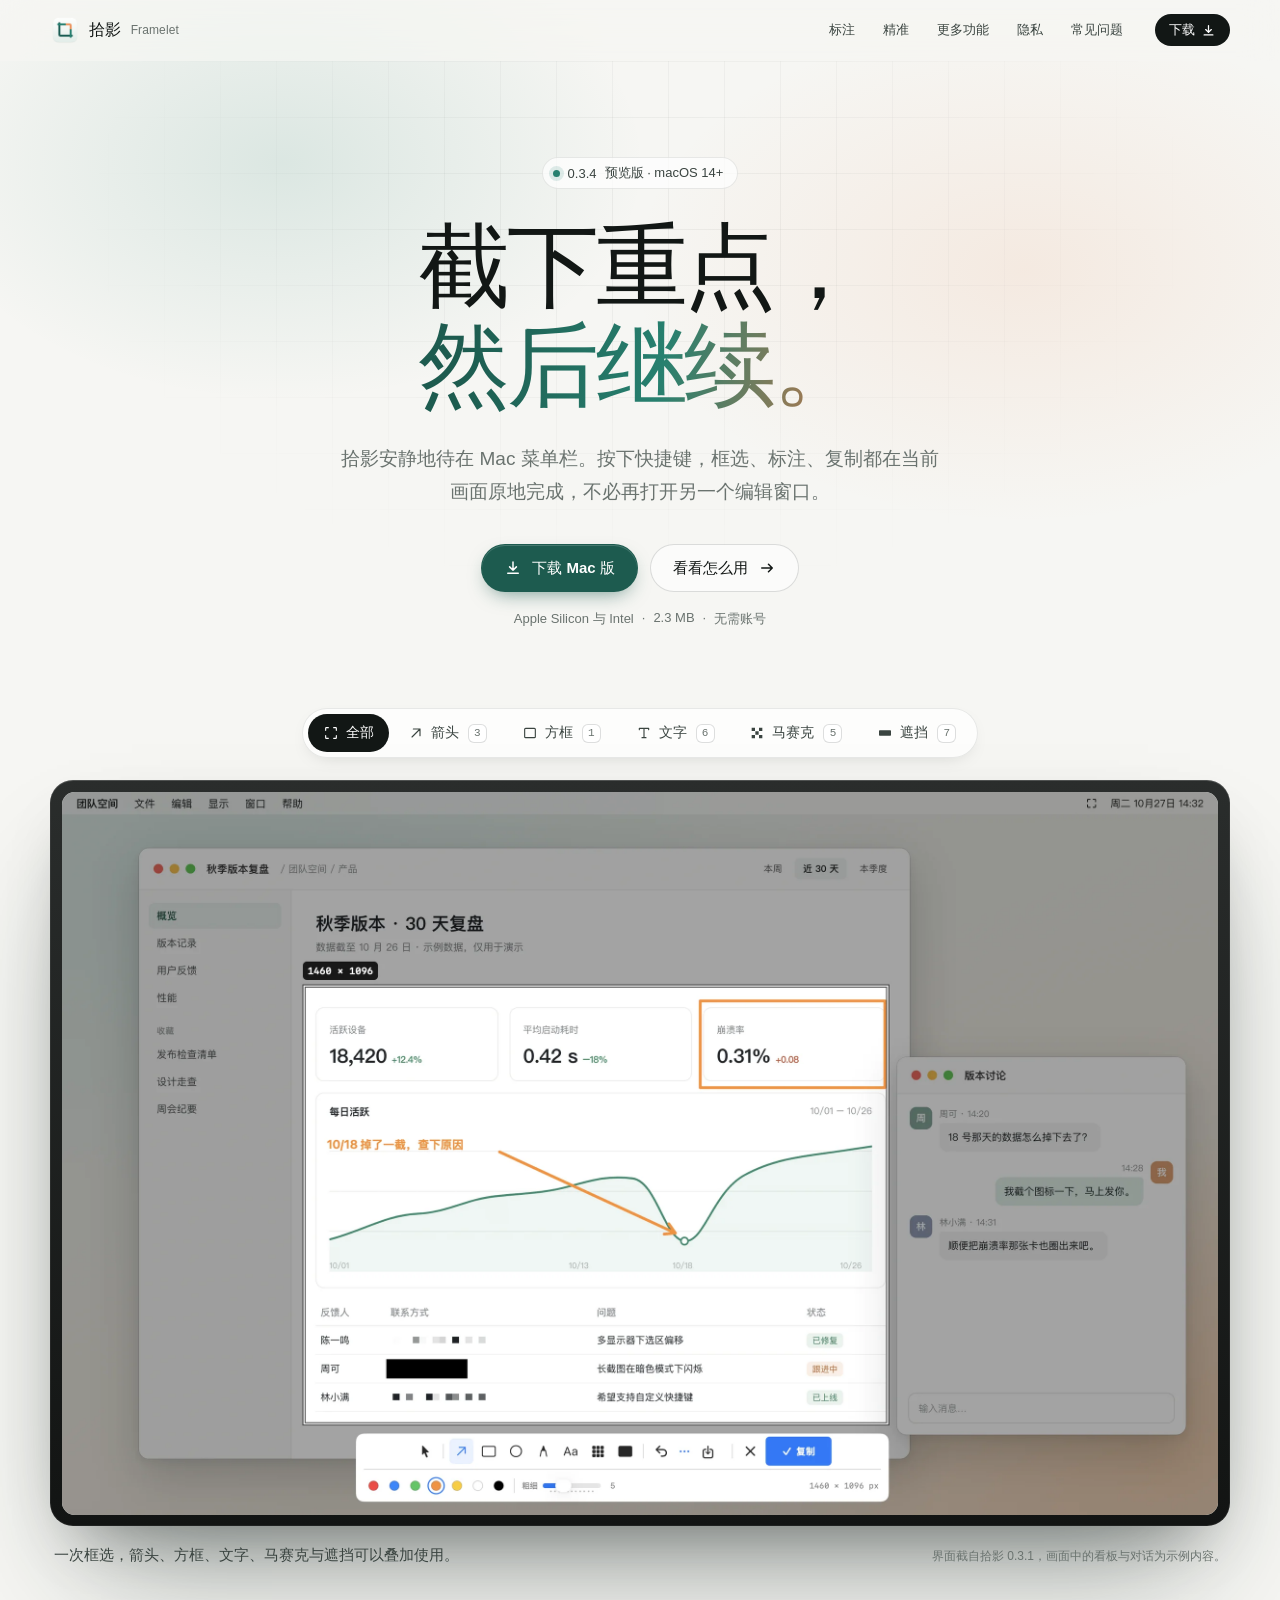
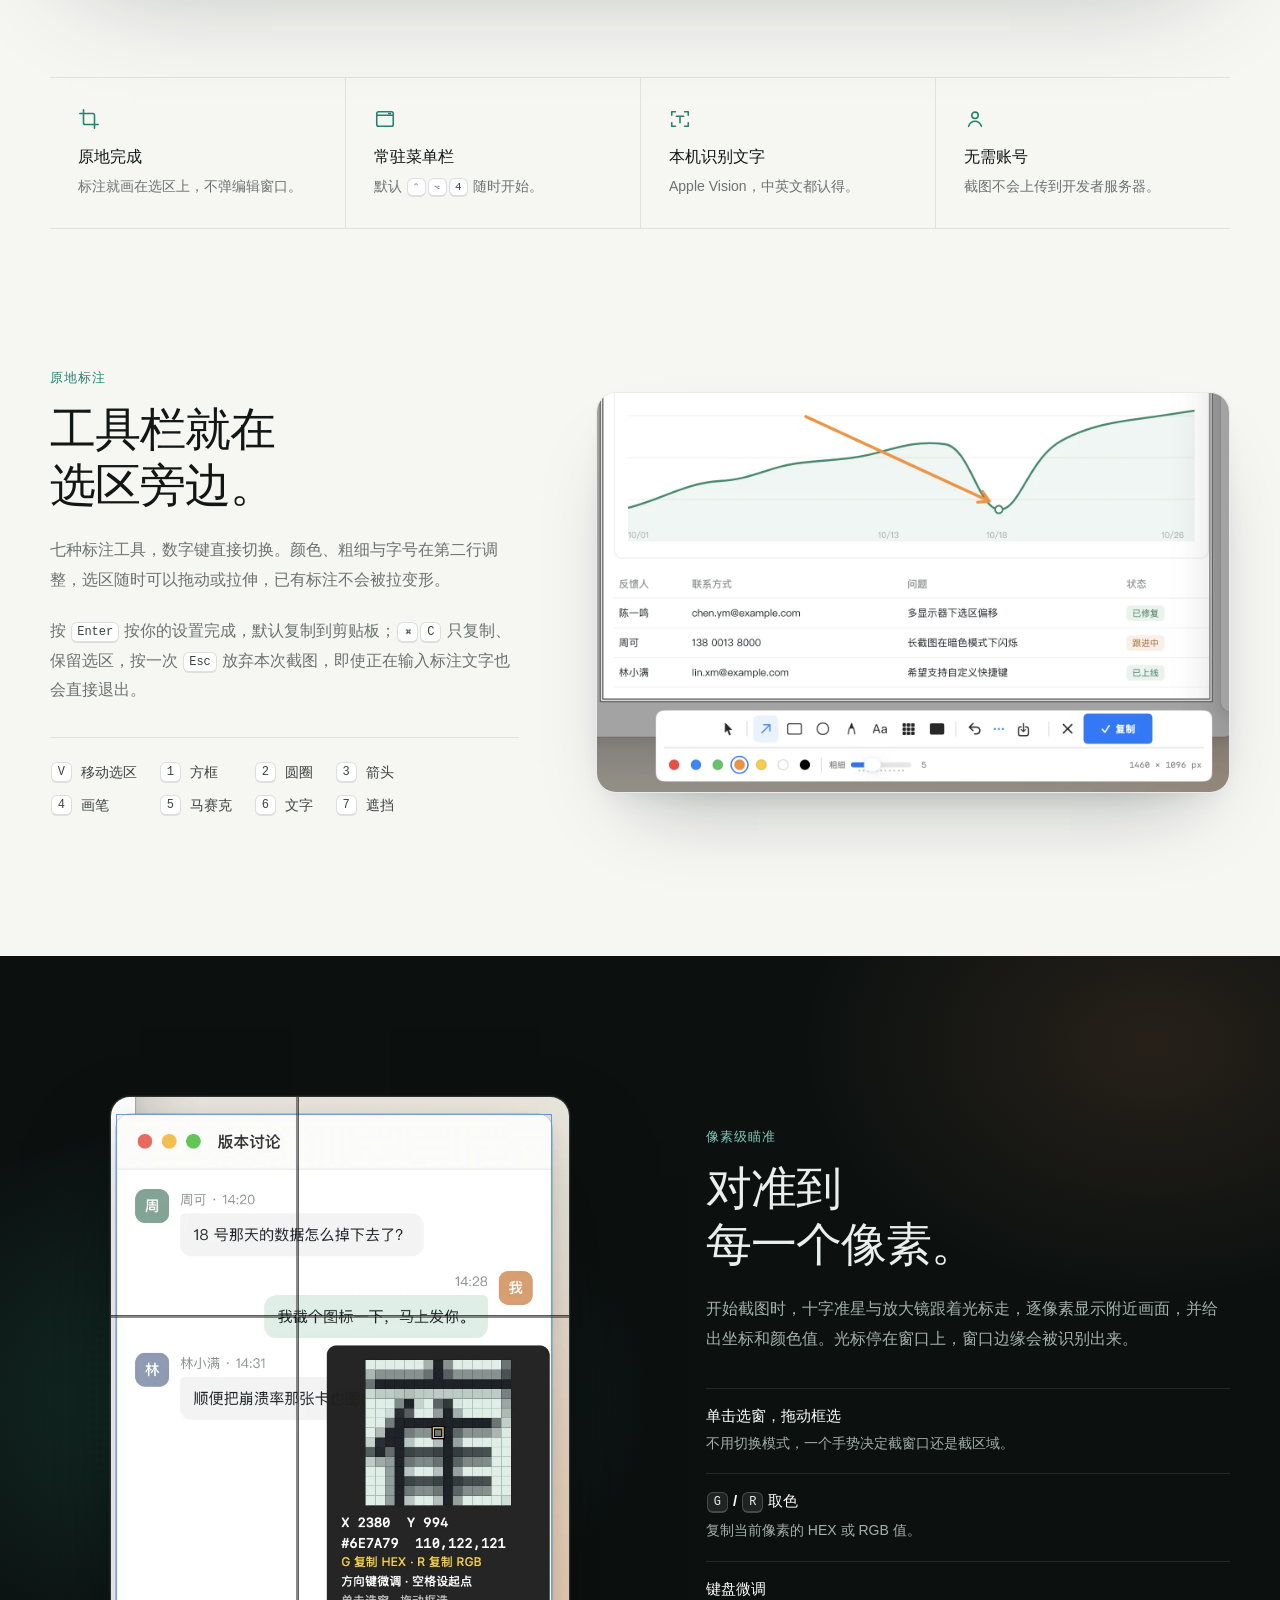
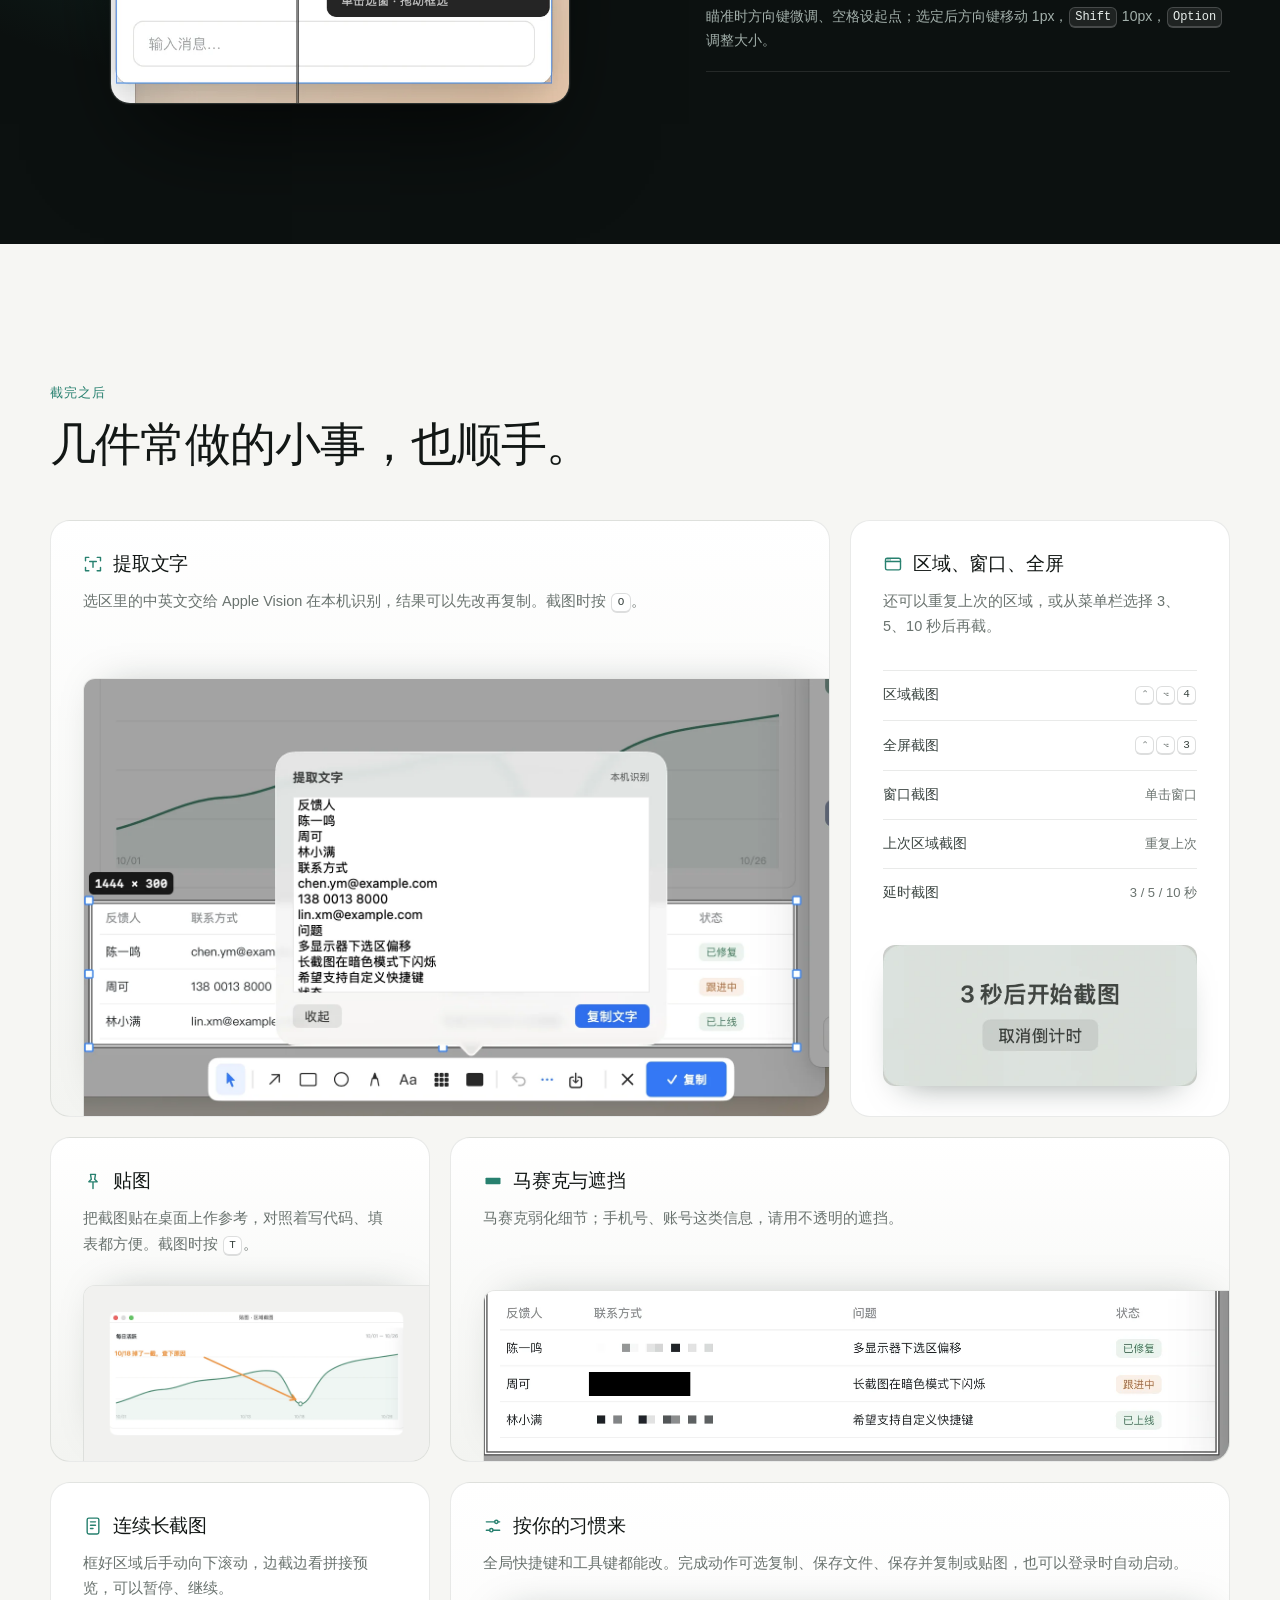
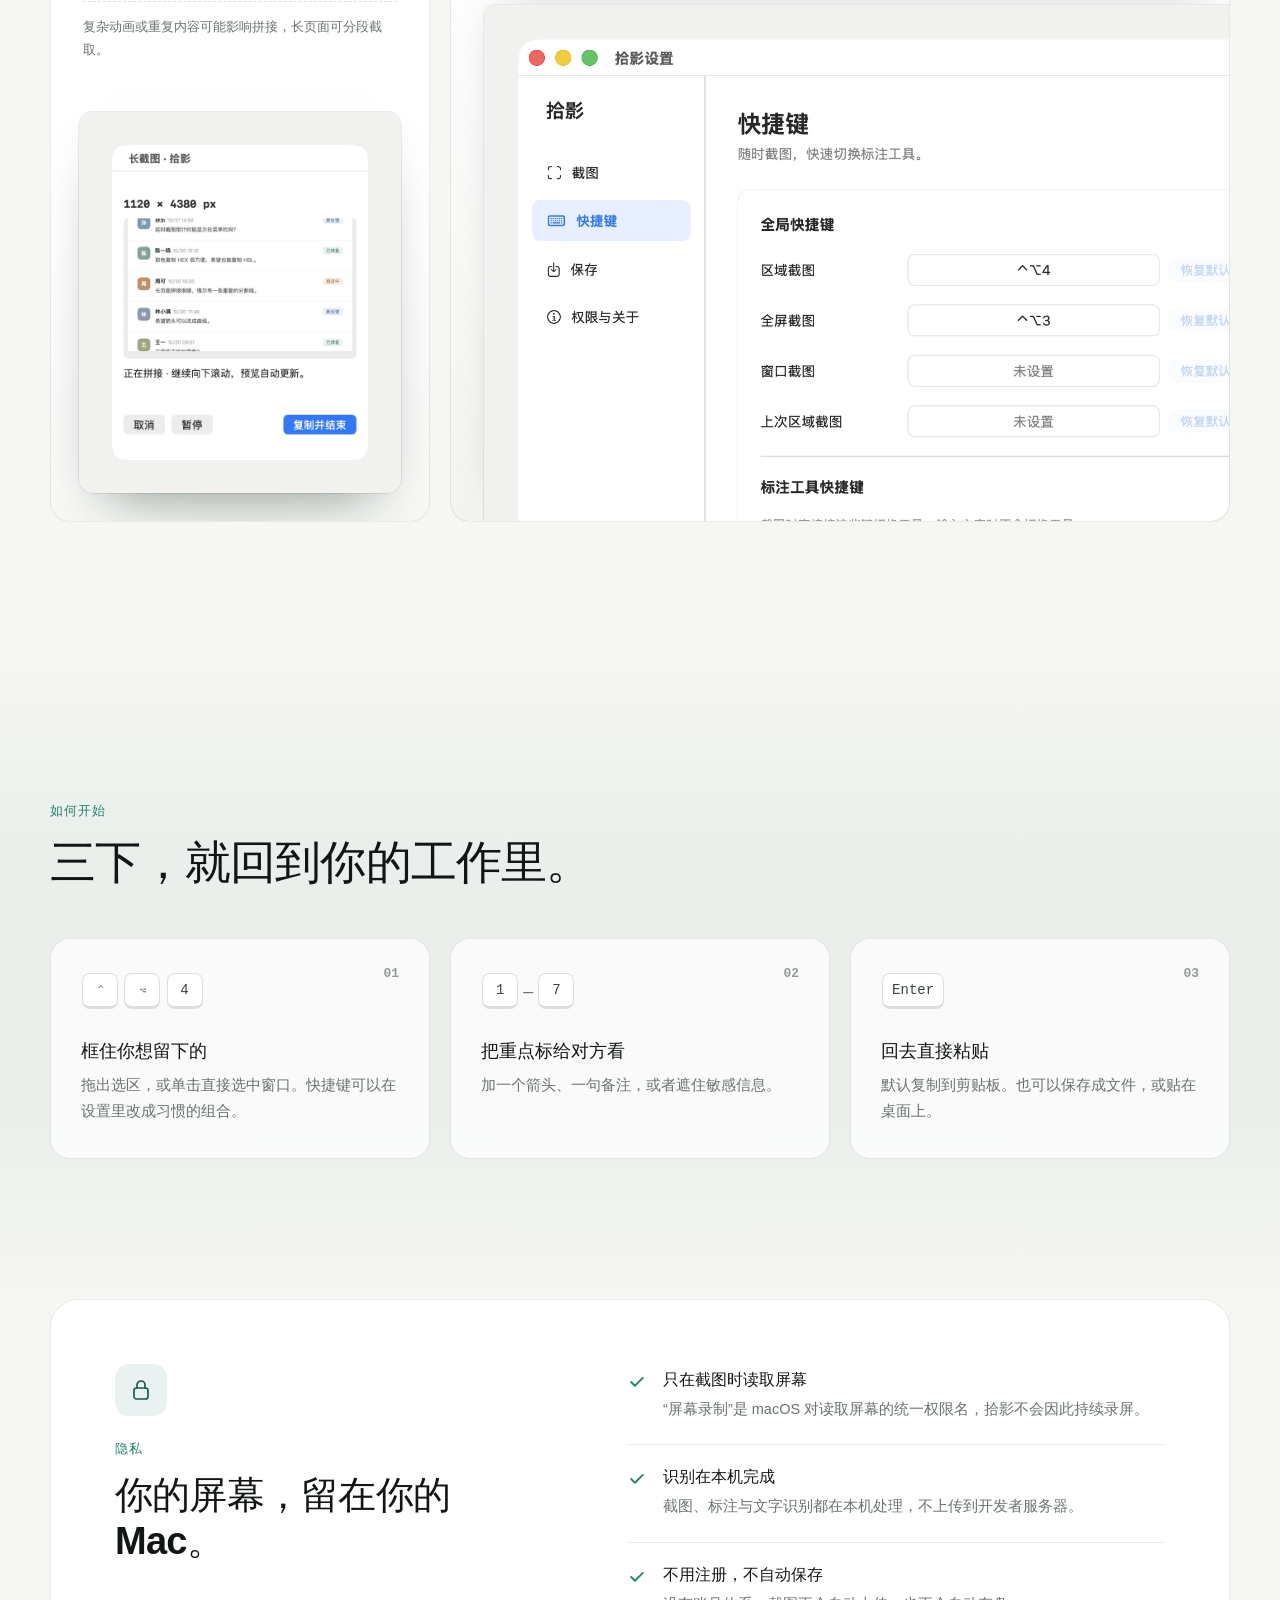
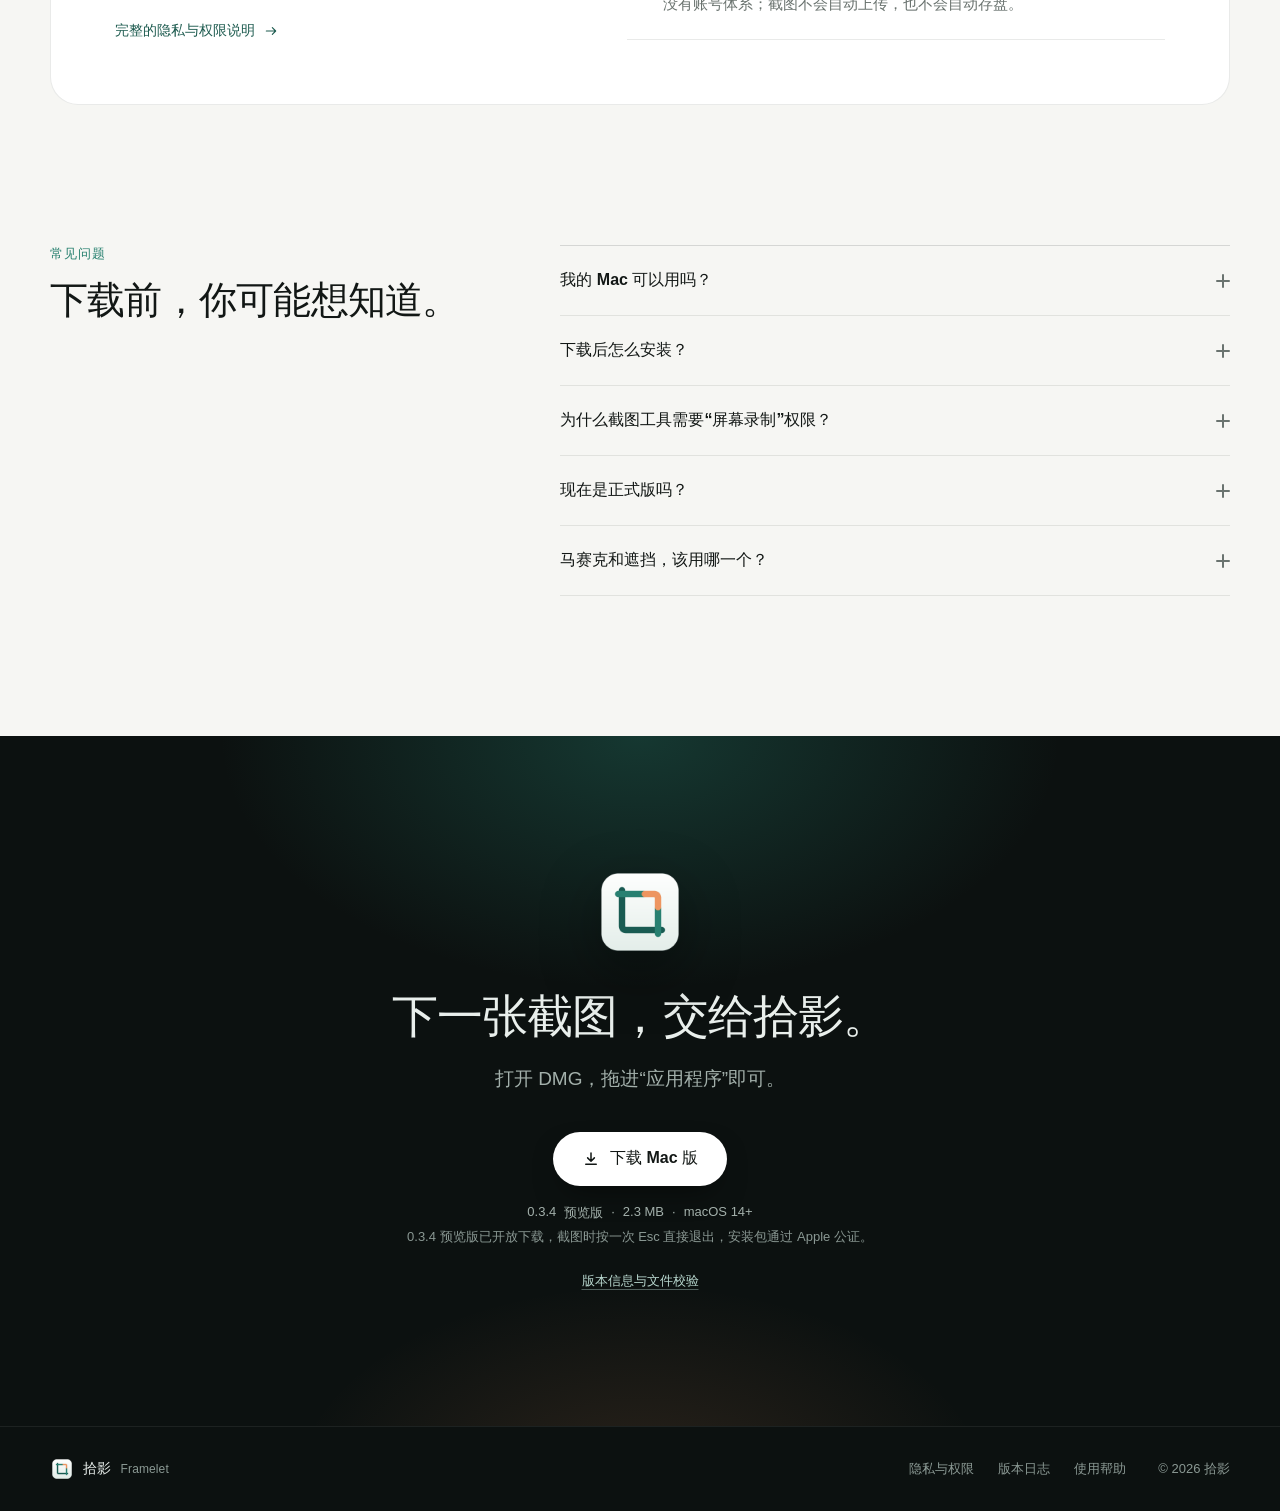
<file: website/index.html>
<!doctype html>
<html lang="zh-CN">
<head>
  <meta charset="utf-8">
  <meta name="viewport" content="width=device-width, initial-scale=1">
  <meta name="theme-color" content="#f6f6f3">
  <title>拾影 Framelet — 截下重点，然后继续。</title>
  <meta name="description" content="常驻菜单栏的 macOS 截图与标注工具。框选、标注、复制都在当前画面原地完成；支持像素级放大镜、本机中英文文字识别、连续长截图与贴图。下载拾影预览版。">
  <link rel="icon" href="assets/favicon.png" type="image/png">
  <link rel="preload" as="image" href="assets/shots/hero-all.webp" type="image/webp">
  <link rel="stylesheet" href="style.css">
  <script src="app.js" defer></script>
</head>
<body>
<a class="skip-link" href="#main">跳到正文</a>
<svg class="svg-defs" xmlns="http://www.w3.org/2000/svg" aria-hidden="true"><defs>
  <symbol id="i-all" viewBox="0 0 24 24"><path d="M4 8V5a1 1 0 0 1 1-1h3m8 0h3a1 1 0 0 1 1 1v3m0 8v3a1 1 0 0 1-1 1h-3m-8 0H5a1 1 0 0 1-1-1v-3"/></symbol>
  <symbol id="i-arrow" viewBox="0 0 24 24"><path d="M6 18 18 6M8 6h10v10"/></symbol>
  <symbol id="i-box" viewBox="0 0 24 24"><rect x="4" y="5" width="16" height="14" rx="1.5"/></symbol>
  <symbol id="i-text" viewBox="0 0 24 24"><path d="M5 7V5h14v2M12 5v14m-3 0h6"/></symbol>
  <symbol id="i-mosaic" viewBox="0 0 24 24"><path fill="currentColor" stroke="none" d="M4 4h5v5H4zm11 0h5v5h-5zM9.5 9.5h5v5h-5zM4 15h5v5H4zm11 0h5v5h-5z"/></symbol>
  <symbol id="i-redact" viewBox="0 0 24 24"><rect x="3" y="8" width="18" height="8" rx="1" fill="currentColor" stroke="none"/></symbol>
  <symbol id="i-check" viewBox="0 0 24 24"><path d="m5 12 4.5 4.5L19 7"/></symbol>
  <symbol id="i-download" viewBox="0 0 24 24"><path d="M12 4v11m-4.5-4.5L12 15l4.5-4.5M5 19h14"/></symbol>
  <symbol id="i-next" viewBox="0 0 24 24"><path d="M5 12h14m-5-5 5 5-5 5"/></symbol>
  <symbol id="i-crop" viewBox="0 0 24 24"><path d="M6 2v14a2 2 0 0 0 2 2h14M2 6h14a2 2 0 0 1 2 2v14"/></symbol>
  <symbol id="i-ocr" viewBox="0 0 24 24"><path d="M3 8V4h4m10 0h4v4M3 16v4h4m10 0h4v-4M8 9h8m-4 0v7"/></symbol>
  <symbol id="i-long" viewBox="0 0 24 24"><rect x="5" y="2.5" width="14" height="19" rx="2"/><path d="M9 7h6M9 11h6M9 15h3"/></symbol>
  <symbol id="i-pin" viewBox="0 0 24 24"><path d="M9 4h6l-1 6 3 3H7l3-3zM12 13v8"/></symbol>
  <symbol id="i-lock" viewBox="0 0 24 24"><rect x="5" y="10" width="14" height="11" rx="2.5"/><path d="M8 10V7a4 4 0 0 1 8 0v3"/></symbol>
  <symbol id="i-menubar" viewBox="0 0 24 24"><rect x="3" y="4" width="18" height="16" rx="2"/><path d="M3 8h18M16 6h2"/></symbol>
  <symbol id="i-window" viewBox="0 0 24 24"><rect x="3" y="5" width="18" height="14" rx="2"/><path d="M3 9h18M6 7h.01M8.5 7h.01"/></symbol>
  <symbol id="i-sliders" viewBox="0 0 24 24"><path d="M4 7h10m4 0h2M4 17h4m4 0h8"/><circle cx="16" cy="7" r="2"/><circle cx="10" cy="17" r="2"/></symbol>
  <symbol id="i-user" viewBox="0 0 24 24"><circle cx="12" cy="8" r="3.5"/><path d="M5 20c1.2-3.6 3.8-5.5 7-5.5s5.8 1.9 7 5.5"/></symbol>
</defs></svg>

<header class="site-header">
  <div class="wrap header-inner">
    <a class="brand" href="#" aria-label="拾影首页"><img src="assets/app-icon.png" width="30" height="30" alt=""><span>拾影</span><span class="brand-en">Framelet</span></a>
    <nav aria-label="主导航"><a href="#annotate">标注</a><a href="#precision">精准</a><a href="#more">更多功能</a><a href="#privacy">隐私</a><a href="#questions">常见问题</a></nav>
    <a class="nav-download" href="#download">下载 <svg class="icon" aria-hidden="true"><use href="#i-download"/></svg></a>
  </div>
</header>

<main id="main">
<section class="hero" aria-labelledby="hero-title">
  <div class="wrap hero-copy">
    <p class="pill"><span class="pill-dot" aria-hidden="true"></span><span data-version>0.3.4</span> 预览版 · macOS 14+</p>
    <h1 id="hero-title">截下重点，<span>然后继续。</span></h1>
    <p class="lede">拾影安静地待在 Mac 菜单栏。按下快捷键，框选、标注、复制都在当前画面原地完成，不必再打开另一个编辑窗口。</p>
    <div class="actions">
      <a class="button button-primary" data-download href="downloads/Framelet-0.3.4.dmg" download><svg class="icon" aria-hidden="true"><use href="#i-download"/></svg><span>下载 Mac 版</span></a>
      <a class="button button-ghost" href="#annotate">看看怎么用 <svg class="icon" aria-hidden="true"><use href="#i-next"/></svg></a>
    </div>
    <p class="meta">Apple Silicon 与 Intel <span aria-hidden="true">·</span> <span data-size>2.3 MB</span> <span aria-hidden="true">·</span> 无需账号</p>
  </div>

  <div class="wrap stage" id="demo">
    <div class="tool-switch" role="group" aria-label="切换标注效果">
      <button type="button" data-shot="all" aria-pressed="true"><svg class="icon" aria-hidden="true"><use href="#i-all"/></svg>全部</button>
      <button type="button" data-shot="arrow" aria-pressed="false"><svg class="icon" aria-hidden="true"><use href="#i-arrow"/></svg>箭头<kbd>3</kbd></button>
      <button type="button" data-shot="box" aria-pressed="false"><svg class="icon" aria-hidden="true"><use href="#i-box"/></svg>方框<kbd>1</kbd></button>
      <button type="button" data-shot="text" aria-pressed="false"><svg class="icon" aria-hidden="true"><use href="#i-text"/></svg>文字<kbd>6</kbd></button>
      <button type="button" data-shot="mosaic" aria-pressed="false"><svg class="icon" aria-hidden="true"><use href="#i-mosaic"/></svg>马赛克<kbd>5</kbd></button>
      <button type="button" data-shot="redact" aria-pressed="false"><svg class="icon" aria-hidden="true"><use href="#i-redact"/></svg>遮挡<kbd>7</kbd></button>
    </div>
    <figure class="screen">
      <div class="screen-glass">
        <img class="is-active" data-shot-image="all" src="assets/shots/hero-all.webp" width="2400" height="1500" alt="拾影截图界面：选区内的看板上标注了方框、箭头和文字，下方表格的联系方式被马赛克和遮挡覆盖，选区下方是标注工具栏。">
        <img data-shot-image="arrow" src="assets/shots/hero-arrow.webp" width="2400" height="1500" alt="" loading="lazy">
        <img data-shot-image="box" src="assets/shots/hero-box.webp" width="2400" height="1500" alt="" loading="lazy">
        <img data-shot-image="text" src="assets/shots/hero-text.webp" width="2400" height="1500" alt="" loading="lazy">
        <img data-shot-image="mosaic" src="assets/shots/hero-mosaic.webp" width="2400" height="1500" alt="" loading="lazy">
        <img data-shot-image="redact" src="assets/shots/hero-redact.webp" width="2400" height="1500" alt="" loading="lazy">
      </div>
    </figure>
    <div class="stage-caption">
      <p id="shot-caption" aria-live="polite">一次框选，箭头、方框、文字、马赛克与遮挡可以叠加使用。</p>
      <p class="provenance">界面截自拾影 0.3.1，画面中的看板与对话为示例内容。</p>
    </div>
  </div>
</section>

<section class="facts wrap" aria-label="产品特点">
  <div><svg class="icon" aria-hidden="true"><use href="#i-crop"/></svg><h2>原地完成</h2><p>标注就画在选区上，不弹编辑窗口。</p></div>
  <div><svg class="icon" aria-hidden="true"><use href="#i-menubar"/></svg><h2>常驻菜单栏</h2><p>默认 <kbd>⌃</kbd><kbd>⌥</kbd><kbd>4</kbd> 随时开始。</p></div>
  <div><svg class="icon" aria-hidden="true"><use href="#i-ocr"/></svg><h2>本机识别文字</h2><p>Apple Vision，中英文都认得。</p></div>
  <div><svg class="icon" aria-hidden="true"><use href="#i-user"/></svg><h2>无需账号</h2><p>截图不会上传到开发者服务器。</p></div>
</section>

<section class="split wrap section-space" id="annotate" aria-labelledby="annotate-title">
  <div class="split-copy reveal">
    <p class="eyebrow">原地标注</p>
    <h2 id="annotate-title">工具栏就在<br>选区旁边。</h2>
    <p>七种标注工具，数字键直接切换。颜色、粗细与字号在第二行调整，选区随时可以拖动或拉伸，已有标注不会被拉变形。</p>
    <p>按 <kbd>Enter</kbd> 按你的设置完成，默认复制到剪贴板；<kbd>⌘</kbd><kbd>C</kbd> 只复制、保留选区，按一次 <kbd>Esc</kbd> 放弃本次截图，即使正在输入标注文字也会直接退出。</p>
    <ul class="keymap" aria-label="默认工具快捷键">
      <li><kbd>V</kbd>移动选区</li><li><kbd>1</kbd>方框</li><li><kbd>2</kbd>圆圈</li><li><kbd>3</kbd>箭头</li>
      <li><kbd>4</kbd>画笔</li><li><kbd>5</kbd>马赛克</li><li><kbd>6</kbd>文字</li><li><kbd>7</kbd>遮挡</li>
    </ul>
  </div>
  <figure class="shot-card reveal"><img src="assets/shots/toolbar.webp" width="1508" height="952" loading="lazy" alt="选区下方的拾影工具栏：移动、方框、圆圈、箭头、画笔、文字、马赛克、遮挡、撤销、更多、保存、取消和蓝色的复制按钮；第二行是颜色、粗细和像素尺寸。"></figure>
</section>

<section class="precision section-space" id="precision" aria-labelledby="precision-title">
  <div class="wrap split split-reverse">
    <div class="split-copy reveal">
      <p class="eyebrow">像素级瞄准</p>
      <h2 id="precision-title">对准到<br>每一个像素。</h2>
      <p>开始截图时，十字准星与放大镜跟着光标走，逐像素显示附近画面，并给出坐标和颜色值。光标停在窗口上，窗口边缘会被识别出来。</p>
      <dl class="spec-list">
        <div><dt>单击选窗，拖动框选</dt><dd>不用切换模式，一个手势决定截窗口还是截区域。</dd></div>
        <div><dt><kbd>G</kbd> / <kbd>R</kbd> 取色</dt><dd>复制当前像素的 HEX 或 RGB 值。</dd></div>
        <div><dt>键盘微调</dt><dd>瞄准时方向键微调、空格设起点；选定后方向键移动 1px，<kbd>Shift</kbd> 10px，<kbd>Option</kbd> 调整大小。</dd></div>
      </dl>
    </div>
    <figure class="shot-card shot-dark reveal"><img src="assets/shots/loupe.webp" width="756" height="1000" loading="lazy" alt="拾影的瞄准状态：十字准星穿过画面，光标所在的对话窗口被蓝色边框识别，旁边的深色放大镜显示放大后的像素网格、坐标 X 2380 Y 994、颜色 #6E7A79，以及操作提示。"></figure>
  </div>
</section>

<section class="more wrap section-space" id="more" aria-labelledby="more-title">
  <div class="section-heading reveal">
    <p class="eyebrow">截完之后</p>
    <h2 id="more-title">几件常做的小事，也顺手。</h2>
  </div>
  <div class="bento">
    <article class="tile tile-wide tile-image reveal">
      <div class="tile-copy"><h3><svg class="icon" aria-hidden="true"><use href="#i-ocr"/></svg>提取文字</h3><p>选区里的中英文交给 Apple Vision 在本机识别，结果可以先改再复制。截图时按 <kbd>O</kbd>。</p></div>
      <img src="assets/shots/ocr.webp" width="1520" height="892" loading="lazy" alt="在表格选区上打开的提取文字面板，列出识别出的姓名、邮箱、电话和问题描述，右下角是复制文字按钮。">
    </article>
    <article class="tile tile-modes reveal">
      <div class="tile-copy"><h3><svg class="icon" aria-hidden="true"><use href="#i-window"/></svg>区域、窗口、全屏</h3><p>还可以重复上次的区域，或从菜单栏选择 3、5、10 秒后再截。</p></div>
      <ul class="mode-list" aria-label="截图方式"><li>区域截图<span><kbd>⌃</kbd><kbd>⌥</kbd><kbd>4</kbd></span></li><li>全屏截图<span><kbd>⌃</kbd><kbd>⌥</kbd><kbd>3</kbd></span></li><li>窗口截图<span>单击窗口</span></li><li>上次区域截图<span>重复上次</span></li><li>延时截图<span>3 / 5 / 10 秒</span></li></ul>
      <figure class="modes-shot"><img src="assets/shots/countdown.webp" width="480" height="216" loading="lazy" alt="延时截图开始前的倒计时浮窗，显示“3 秒后开始截图”和取消倒计时按钮。"></figure>
    </article>
    <article class="tile tile-image reveal">
      <div class="tile-copy"><h3><svg class="icon" aria-hidden="true"><use href="#i-pin"/></svg>贴图</h3><p>把截图贴在桌面上作参考，对照着写代码、填表都方便。截图时按 <kbd>T</kbd>。</p></div>
      <img src="assets/shots/pin.webp" width="1504" height="760" loading="lazy" alt="标题为“贴图 · 区域截图”的浮动窗口，内容是一张带橙色箭头和文字标注的折线图。">
    </article>
    <article class="tile tile-wide tile-image reveal">
      <div class="tile-copy"><h3><svg class="icon" aria-hidden="true"><use href="#i-redact"/></svg>马赛克与遮挡</h3><p>马赛克弱化细节；手机号、账号这类信息，请用不透明的遮挡。</p></div>
      <img src="assets/shots/privacy.webp" width="1480" height="336" loading="lazy" alt="表格中两行邮箱被马赛克处理，中间一行电话号码被黑色遮挡完整覆盖。">
    </article>
    <article class="tile tile-image tile-long reveal">
      <div class="tile-copy"><h3><svg class="icon" aria-hidden="true"><use href="#i-long"/></svg>连续长截图</h3><p>框好区域后手动向下滚动，边截边看拼接预览，可以暂停、继续。</p><p class="tile-note">复杂动画或重复内容可能影响拼接，长页面可分段截取。</p></div>
      <img src="assets/shots/scroll.webp" width="780" height="924" loading="lazy" alt="长截图面板：顶部显示拼接结果尺寸 1120 × 4380 px，下方是滚动中的拼接预览，底部是取消、暂停与复制并结束按钮。">
    </article>
    <article class="tile tile-wide tile-image tile-settings reveal">
      <div class="tile-copy"><h3><svg class="icon" aria-hidden="true"><use href="#i-sliders"/></svg>按你的习惯来</h3><p>全局快捷键和工具键都能改。完成动作可选复制、保存文件、保存并复制或贴图，也可以登录时自动启动。</p></div>
      <img src="assets/shots/settings.webp" width="1720" height="900" loading="lazy" alt="拾影设置窗口的快捷键页：左侧为截图、快捷键、保存、权限与关于四个入口；右侧的全局快捷键列出区域截图 ⌃⌥4、全屏截图 ⌃⌥3、窗口截图与上次区域截图。">
    </article>
  </div>
</section>

<section class="workflow section-space" id="start" aria-labelledby="start-title">
  <div class="wrap">
    <div class="section-heading reveal"><p class="eyebrow">如何开始</p><h2 id="start-title">三下，就回到你的工作里。</h2></div>
    <ol class="steps">
      <li class="reveal"><span class="step-key"><kbd>⌃</kbd><kbd>⌥</kbd><kbd>4</kbd></span><h3>框住你想留下的</h3><p>拖出选区，或单击直接选中窗口。快捷键可以在设置里改成习惯的组合。</p></li>
      <li class="reveal"><span class="step-key"><kbd>1</kbd><span>–</span><kbd>7</kbd></span><h3>把重点标给对方看</h3><p>加一个箭头、一句备注，或者遮住敏感信息。</p></li>
      <li class="reveal"><span class="step-key"><kbd>Enter</kbd></span><h3>回去直接粘贴</h3><p>默认复制到剪贴板。也可以保存成文件，或贴在桌面上。</p></li>
    </ol>
  </div>
</section>

<section class="privacy wrap section-space" id="privacy" aria-labelledby="privacy-title">
  <div class="privacy-card reveal">
    <div class="privacy-head">
      <span class="privacy-icon" aria-hidden="true"><svg class="icon"><use href="#i-lock"/></svg></span>
      <p class="eyebrow">隐私</p>
      <h2 id="privacy-title">你的屏幕，留在你的 Mac。</h2>
    </div>
    <ul class="privacy-points">
      <li><svg class="icon" aria-hidden="true"><use href="#i-check"/></svg><div><h3>只在截图时读取屏幕</h3><p>“屏幕录制”是 macOS 对读取屏幕的统一权限名，拾影不会因此持续录屏。</p></div></li>
      <li><svg class="icon" aria-hidden="true"><use href="#i-check"/></svg><div><h3>识别在本机完成</h3><p>截图、标注与文字识别都在本机处理，不上传到开发者服务器。</p></div></li>
      <li><svg class="icon" aria-hidden="true"><use href="#i-check"/></svg><div><h3>不用注册，不自动保存</h3><p>没有账号体系；截图不会自动上传，也不会自动存盘。</p></div></li>
    </ul>
    <a class="text-link" href="privacy.html">完整的隐私与权限说明 <svg class="icon" aria-hidden="true"><use href="#i-next"/></svg></a>
  </div>
</section>

<section class="questions wrap section-space" id="questions" aria-labelledby="questions-title">
  <div class="section-heading reveal"><p class="eyebrow">常见问题</p><h2 id="questions-title">下载前，你可能想知道。</h2></div>
  <div class="faq-list">
    <details><summary>我的 Mac 可以用吗？<span aria-hidden="true"></span></summary><p>拾影支持 macOS 14（Sonoma）及更高版本。当前安装包为 Universal 2，同时支持 Apple Silicon 和 Intel Mac。Windows 与 iPhone 暂不支持。</p></details>
    <details><summary>下载后怎么安装？<span aria-hidden="true"></span></summary><p>打开 DMG，将拾影拖入 Applications（应用程序），再从应用程序文件夹打开。第一次截图时，按系统提示开启屏幕录制权限；如系统提示需要重新启动应用，请退出后再打开。</p></details>
    <details id="privacy-question"><summary>为什么截图工具需要“屏幕录制”权限？<span aria-hidden="true"></span></summary><p>这是 macOS 对读取屏幕画面的统一权限名称。拾影通过它获取截图，并不因此持续录屏。你可以随时在“系统设置 → 隐私与安全性 → 屏幕录制”撤销权限。</p><p>应用不收集截图、识别文字或使用记录。复制内容进入系统剪贴板后，由 macOS 及你使用的其他应用管理。网站托管服务可能处理基础访问日志。</p></details>
    <details><summary>现在是正式版吗？<span aria-hidden="true"></span></summary><p>当前是 0.3.4 预览版。支持日常截图、标注、中英文文字识别、贴图与纵向连续长图。复杂动画或重复内容可能影响长图拼接；目前不提供录屏和翻译，导出图片不保留独立标注图层。</p></details>
    <details><summary>马赛克和遮挡，该用哪一个？<span aria-hidden="true"></span></summary><p>马赛克把画面变成像素块，适合弱化不重要的内容。处理姓名、账号等敏感信息，请使用不透明“遮挡”，并在分享前确认覆盖完整。</p></details>
  </div>
</section>

<section class="download-section" id="download" aria-labelledby="download-title">
  <div class="wrap download-inner reveal">
    <img src="assets/app-icon.png" alt="拾影应用图标" width="96" height="96" loading="lazy">
    <h2 id="download-title">下一张截图，交给拾影。</h2>
    <p class="lede">打开 DMG，拖进“应用程序”即可。</p>
    <a class="button button-primary button-large" data-download href="downloads/Framelet-0.3.4.dmg" download><svg class="icon" aria-hidden="true"><use href="#i-download"/></svg><span>下载 Mac 版</span></a>
    <p class="meta"><span data-version>0.3.4</span> 预览版 <span aria-hidden="true">·</span> <span data-size>2.3 MB</span> <span aria-hidden="true">·</span> macOS 14+</p>
    <p id="release-status" class="release-status" role="status">0.3.4 新增：按一次 Esc 直接退出截图，不保存、不复制。</p>
    <button class="text-button" id="release-info" type="button">版本信息与文件校验</button>
  </div>
</section>
</main>

<footer class="site-footer">
  <div class="wrap footer-inner">
    <a class="brand" href="#"><img src="assets/app-icon.png" alt="" width="24" height="24"><span>拾影</span><span class="brand-en">Framelet</span></a>
    <nav aria-label="页脚"><a href="privacy.html">隐私与权限</a><a href="releases.html">版本日志</a><a href="#questions">使用帮助</a></nav>
    <span class="copyright">© 2026 拾影</span>
  </div>
</footer>

<dialog id="release-dialog" aria-labelledby="release-dialog-title"><div class="dialog-heading"><h2 id="release-dialog-title">拾影 <span data-version>0.3.4</span> 预览版</h2><form method="dialog"><button aria-label="关闭版本信息">×</button></form></div><p>macOS 14+ · Universal 2 · <span data-size>2.3 MB</span></p><p>首次运行请按系统提示允许屏幕录制。安装与更新时，先退出已运行的拾影，再打开应用程序里的版本。</p><label for="checksum">安装包 SHA-256</label><textarea id="checksum" readonly rows="3" spellcheck="false">0dbb104aa83507f2621c66415fb37ba7eead06ef81dd01d9af421d94a45179d6</textarea><p class="checksum-help">可在终端运行 <code>shasum -a 256</code>，再拖入 DMG 文件，与这里的值比较。完整改动见 <a href="releases.html">版本日志</a>。</p><a class="button button-primary" data-download href="downloads/Framelet-0.3.4.dmg" download><svg class="icon" aria-hidden="true"><use href="#i-download"/></svg><span>下载安装包</span></a></dialog>
</body>
</html>
</file>
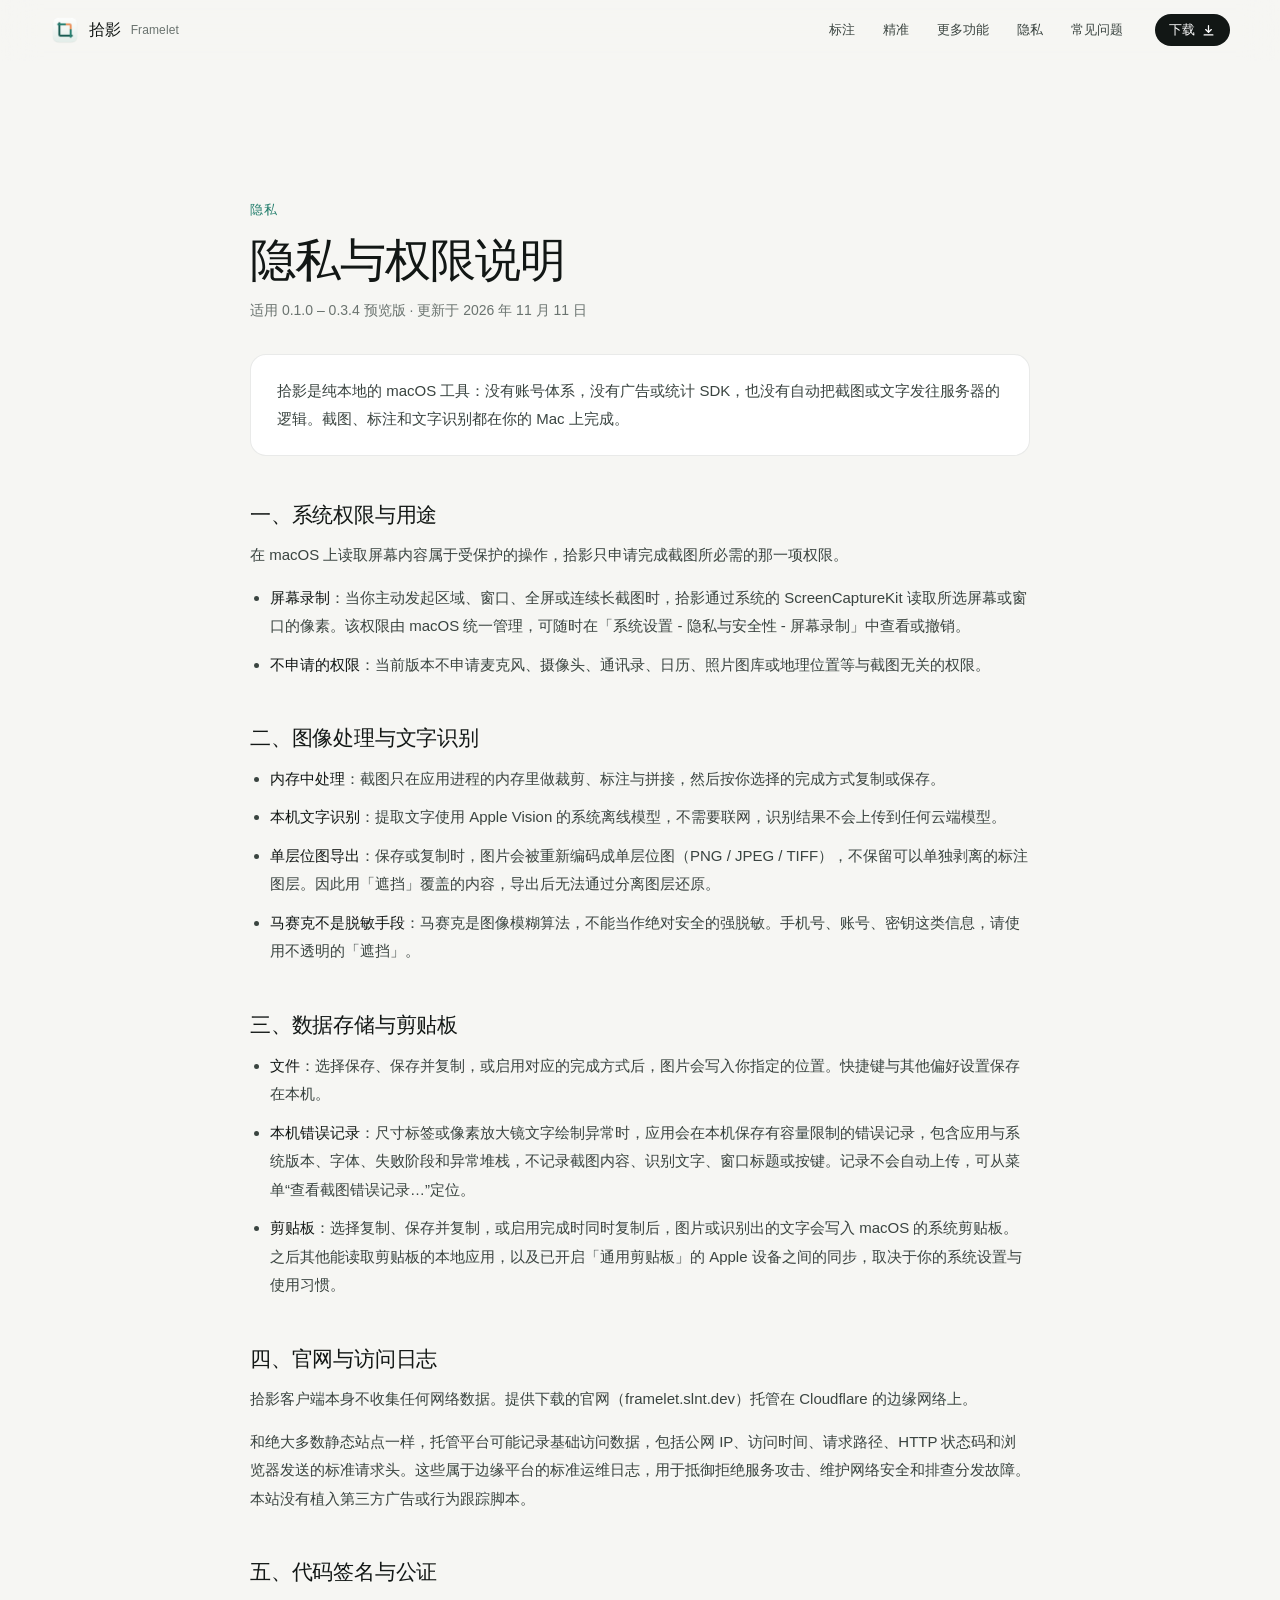
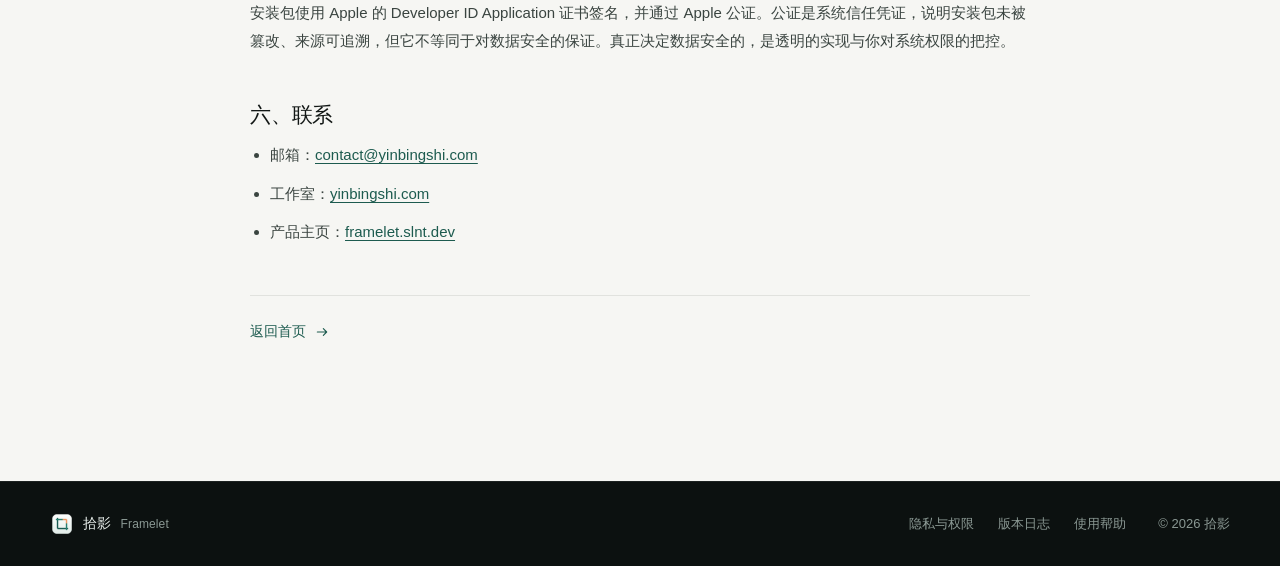
<file: website/privacy.html>
<!doctype html>
<html lang="zh-CN">
<head>
  <meta charset="utf-8">
  <meta name="viewport" content="width=device-width, initial-scale=1">
  <meta name="theme-color" content="#f6f6f3">
  <title>隐私与权限说明 — 拾影 Framelet</title>
  <meta name="description" content="拾影 Framelet 的隐私说明：屏幕读取只发生在截图时，标注与 Apple Vision 文字识别都在本机完成，没有账号体系；并如实说明官网托管的基础访问日志。">
  <link rel="icon" href="assets/favicon.png" type="image/png">
  <link rel="stylesheet" href="style.css">
  <script src="app.js" defer></script>
</head>
<body>
<a class="skip-link" href="#main">跳到正文</a>
<svg class="svg-defs" xmlns="http://www.w3.org/2000/svg" aria-hidden="true"><defs>
  <symbol id="i-check" viewBox="0 0 24 24"><path d="m5 12 4.5 4.5L19 7"/></symbol>
  <symbol id="i-download" viewBox="0 0 24 24"><path d="M12 4v11m-4.5-4.5L12 15l4.5-4.5M5 19h14"/></symbol>
  <symbol id="i-next" viewBox="0 0 24 24"><path d="M5 12h14m-5-5 5 5-5 5"/></symbol>
  <symbol id="i-lock" viewBox="0 0 24 24"><rect x="5" y="10" width="14" height="11" rx="2.5"/><path d="M8 10V7a4 4 0 0 1 8 0v3"/></symbol>
</defs></svg>

<header class="site-header">
  <div class="wrap header-inner">
    <a class="brand" href="index.html" aria-label="拾影首页"><img src="assets/app-icon.png" width="30" height="30" alt=""><span>拾影</span><span class="brand-en">Framelet</span></a>
    <nav aria-label="主导航"><a href="index.html#annotate">标注</a><a href="index.html#precision">精准</a><a href="index.html#more">更多功能</a><a href="index.html#privacy">隐私</a><a href="index.html#questions">常见问题</a></nav>
    <a class="nav-download" href="index.html#download">下载 <svg class="icon" aria-hidden="true"><use href="#i-download"/></svg></a>
  </div>
</header>

<main id="main">
<section class="policy wrap section-space">
  <header class="policy-head">
    <p class="eyebrow">隐私</p>
    <h1>隐私与权限说明</h1>
    <p class="policy-meta">适用 0.1.0 – <span data-version>0.3.4</span> 预览版 · 更新于 2026 年 11 月 11 日</p>
  </header>

  <div class="policy-lede">
    <p>拾影是纯本地的 macOS 工具：没有账号体系，没有广告或统计 SDK，也没有自动把截图或文字发往服务器的逻辑。截图、标注和文字识别都在你的 Mac 上完成。</p>
  </div>

  <article class="policy-body">
    <h2>一、系统权限与用途</h2>
    <p>在 macOS 上读取屏幕内容属于受保护的操作，拾影只申请完成截图所必需的那一项权限。</p>
    <ul>
      <li><strong>屏幕录制</strong>：当你主动发起区域、窗口、全屏或连续长截图时，拾影通过系统的 ScreenCaptureKit 读取所选屏幕或窗口的像素。该权限由 macOS 统一管理，可随时在「系统设置 - 隐私与安全性 - 屏幕录制」中查看或撤销。</li>
      <li><strong>不申请的权限</strong>：当前版本不申请麦克风、摄像头、通讯录、日历、照片图库或地理位置等与截图无关的权限。</li>
    </ul>

    <h2>二、图像处理与文字识别</h2>
    <ul>
      <li><strong>内存中处理</strong>：截图只在应用进程的内存里做裁剪、标注与拼接，然后按你选择的完成方式复制或保存。</li>
      <li><strong>本机文字识别</strong>：提取文字使用 Apple Vision 的系统离线模型，不需要联网，识别结果不会上传到任何云端模型。</li>
      <li><strong>单层位图导出</strong>：保存或复制时，图片会被重新编码成单层位图（PNG / JPEG / TIFF），不保留可以单独剥离的标注图层。因此用「遮挡」覆盖的内容，导出后无法通过分离图层还原。</li>
      <li><strong>马赛克不是脱敏手段</strong>：马赛克是图像模糊算法，不能当作绝对安全的强脱敏。手机号、账号、密钥这类信息，请使用不透明的「遮挡」。</li>
    </ul>

    <h2>三、数据存储与剪贴板</h2>
    <ul>
      <li><strong>文件</strong>：选择保存、保存并复制，或启用对应的完成方式后，图片会写入你指定的位置。快捷键与其他偏好设置保存在本机。</li>
      <li><strong>本机错误记录</strong>：尺寸标签或像素放大镜文字绘制异常时，应用会在本机保存有容量限制的错误记录，包含应用与系统版本、字体、失败阶段和异常堆栈，不记录截图内容、识别文字、窗口标题或按键。记录不会自动上传，可从菜单“查看截图错误记录…”定位。</li>
      <li><strong>剪贴板</strong>：选择复制、保存并复制，或启用完成时同时复制后，图片或识别出的文字会写入 macOS 的系统剪贴板。之后其他能读取剪贴板的本地应用，以及已开启「通用剪贴板」的 Apple 设备之间的同步，取决于你的系统设置与使用习惯。</li>
    </ul>

    <h2>四、官网与访问日志</h2>
    <p>拾影客户端本身不收集任何网络数据。提供下载的官网（framelet.slnt.dev）托管在 Cloudflare 的边缘网络上。</p>
    <p>和绝大多数静态站点一样，托管平台可能记录基础访问数据，包括公网 IP、访问时间、请求路径、HTTP 状态码和浏览器发送的标准请求头。这些属于边缘平台的标准运维日志，用于抵御拒绝服务攻击、维护网络安全和排查分发故障。本站没有植入第三方广告或行为跟踪脚本。</p>

    <h2>五、代码签名与公证</h2>
    <p>安装包使用 Apple 的 Developer ID Application 证书签名，并通过 Apple 公证。公证是系统信任凭证，说明安装包未被篡改、来源可追溯，但它不等同于对数据安全的保证。真正决定数据安全的，是透明的实现与你对系统权限的把控。</p>

    <h2>六、联系</h2>
    <ul>
      <li>邮箱：<a href="mailto:contact@yinbingshi.com">contact@yinbingshi.com</a></li>
      <li>工作室：<a href="https://yinbingshi.com" rel="noopener">yinbingshi.com</a></li>
      <li>产品主页：<a href="index.html">framelet.slnt.dev</a></li>
    </ul>
  </article>

  <p class="policy-back"><a class="text-link" href="index.html">返回首页 <svg class="icon" aria-hidden="true"><use href="#i-next"/></svg></a></p>
</section>
</main>

<footer class="site-footer">
  <div class="wrap footer-inner">
    <a class="brand" href="index.html"><img src="assets/app-icon.png" alt="" width="24" height="24"><span>拾影</span><span class="brand-en">Framelet</span></a>
    <nav aria-label="页脚"><a href="privacy.html">隐私与权限</a><a href="releases.html">版本日志</a><a href="index.html#questions">使用帮助</a></nav>
    <span class="copyright">© 2026 拾影</span>
  </div>
</footer>
</body>
</html>
</file>
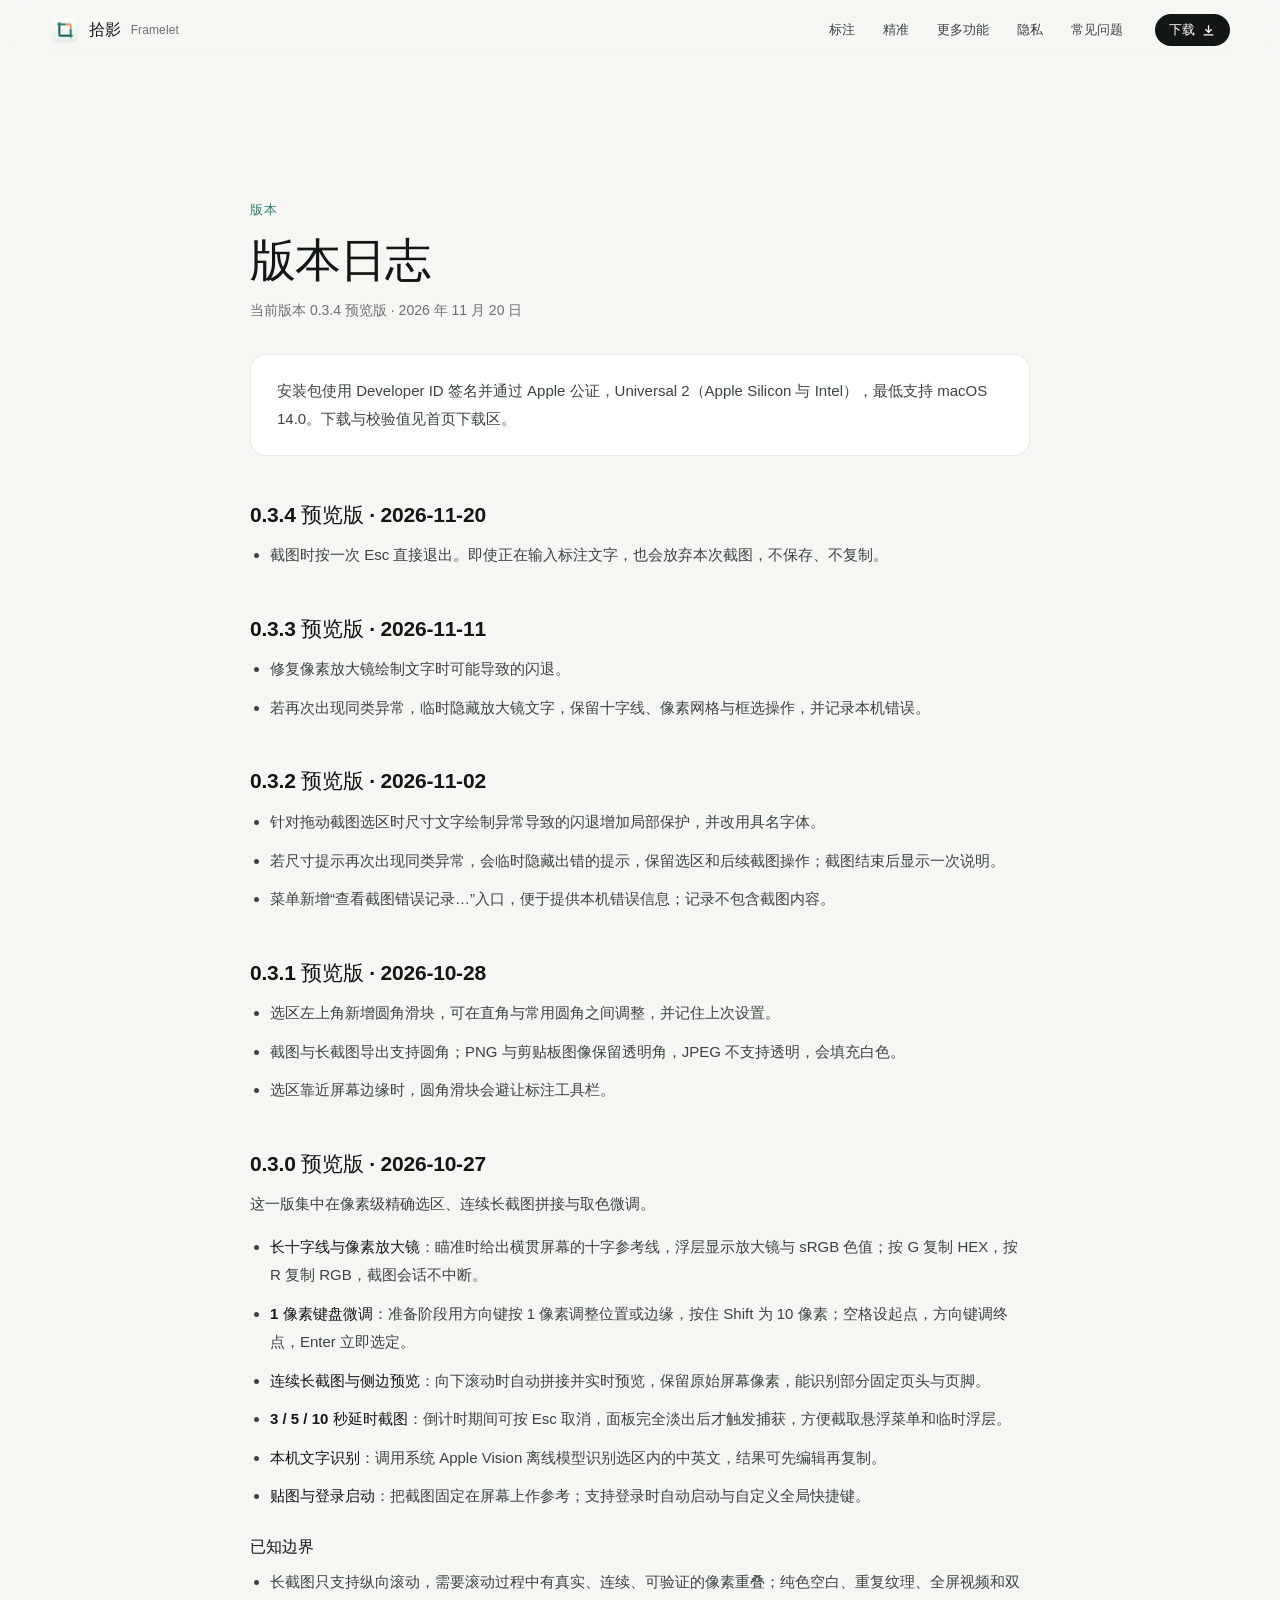
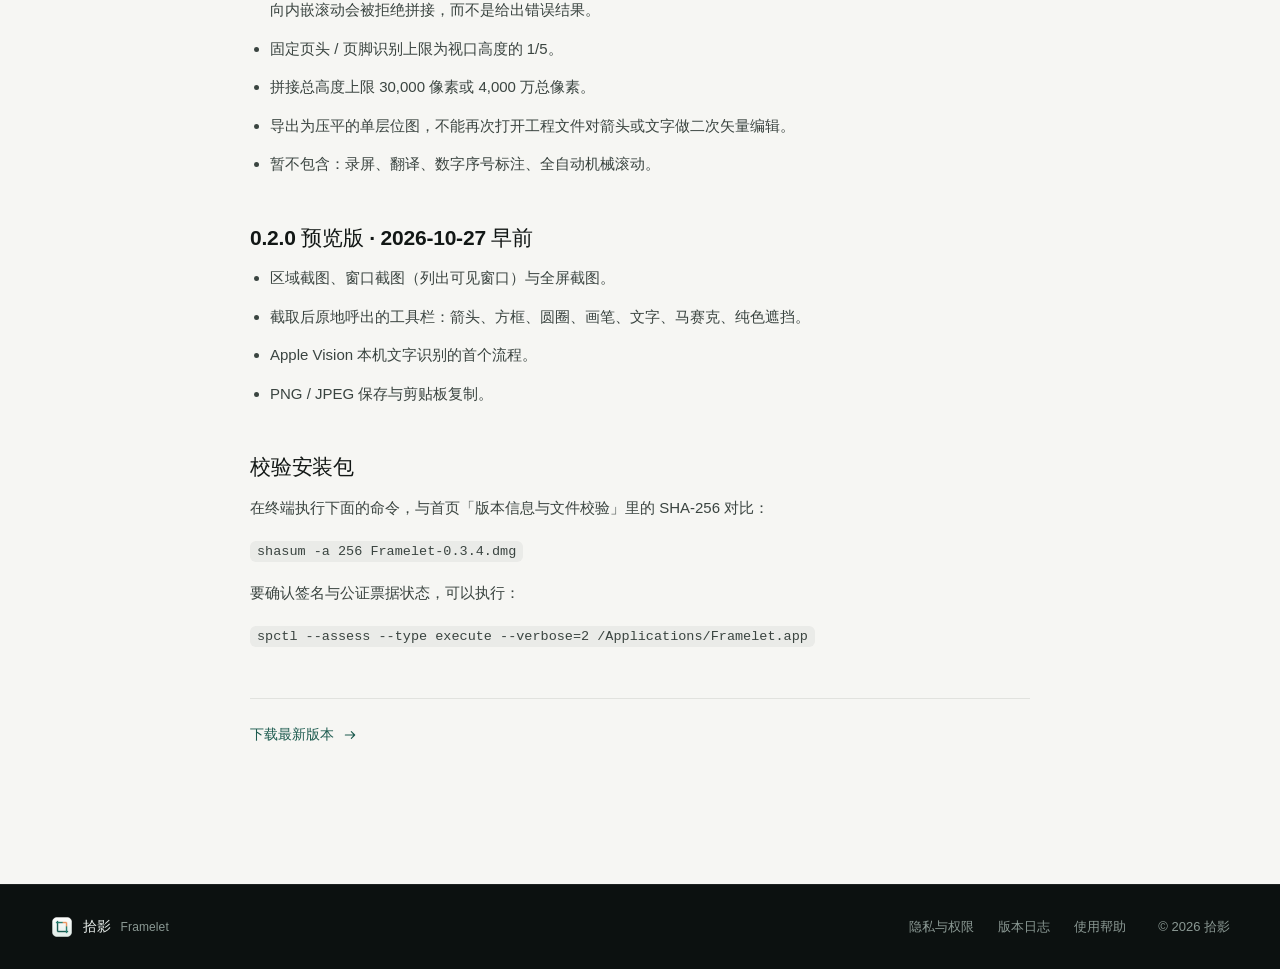
<file: website/releases.html>
<!doctype html>
<html lang="zh-CN">
<head>
  <meta charset="utf-8">
  <meta name="viewport" content="width=device-width, initial-scale=1">
  <meta name="theme-color" content="#f6f6f3">
  <title>版本日志 — 拾影 Framelet</title>
  <meta name="description" content="拾影 Framelet 的版本发布记录、各版本改动、已知边界与安装包校验方式。">
  <link rel="icon" href="assets/favicon.png" type="image/png">
  <link rel="stylesheet" href="style.css">
  <script src="app.js" defer></script>
</head>
<body>
<a class="skip-link" href="#main">跳到正文</a>
<svg class="svg-defs" xmlns="http://www.w3.org/2000/svg" aria-hidden="true"><defs>
  <symbol id="i-download" viewBox="0 0 24 24"><path d="M12 4v11m-4.5-4.5L12 15l4.5-4.5M5 19h14"/></symbol>
  <symbol id="i-next" viewBox="0 0 24 24"><path d="M5 12h14m-5-5 5 5-5 5"/></symbol>
  <symbol id="i-check" viewBox="0 0 24 24"><path d="m5 12 4.5 4.5L19 7"/></symbol>
</defs></svg>

<header class="site-header">
  <div class="wrap header-inner">
    <a class="brand" href="index.html" aria-label="拾影首页"><img src="assets/app-icon.png" width="30" height="30" alt=""><span>拾影</span><span class="brand-en">Framelet</span></a>
    <nav aria-label="主导航"><a href="index.html#annotate">标注</a><a href="index.html#precision">精准</a><a href="index.html#more">更多功能</a><a href="index.html#privacy">隐私</a><a href="index.html#questions">常见问题</a></nav>
    <a class="nav-download" href="index.html#download">下载 <svg class="icon" aria-hidden="true"><use href="#i-download"/></svg></a>
  </div>
</header>

<main id="main">
<section class="policy wrap section-space">
  <header class="policy-head">
    <p class="eyebrow">版本</p>
    <h1>版本日志</h1>
    <p class="policy-meta">当前版本 <span data-version>0.3.4</span> 预览版 · 2026 年 11 月 20 日</p>
  </header>

  <div class="policy-lede">
    <p>安装包使用 Developer ID 签名并通过 Apple 公证，Universal 2（Apple Silicon 与 Intel），最低支持 macOS 14.0。下载与校验值见<a href="index.html#download">首页下载区</a>。</p>
  </div>

  <article class="policy-body">
    <h2>0.3.4 预览版 · 2026-11-20</h2>
    <ul>
      <li>截图时按一次 Esc 直接退出。即使正在输入标注文字，也会放弃本次截图，不保存、不复制。</li>
    </ul>

    <h2>0.3.3 预览版 · 2026-11-11</h2>
    <ul>
      <li>修复像素放大镜绘制文字时可能导致的闪退。</li>
      <li>若再次出现同类异常，临时隐藏放大镜文字，保留十字线、像素网格与框选操作，并记录本机错误。</li>
    </ul>

    <h2>0.3.2 预览版 · 2026-11-02</h2>
    <ul>
      <li>针对拖动截图选区时尺寸文字绘制异常导致的闪退增加局部保护，并改用具名字体。</li>
      <li>若尺寸提示再次出现同类异常，会临时隐藏出错的提示，保留选区和后续截图操作；截图结束后显示一次说明。</li>
      <li>菜单新增“查看截图错误记录…”入口，便于提供本机错误信息；记录不包含截图内容。</li>
    </ul>

    <h2>0.3.1 预览版 · 2026-10-28</h2>
    <ul>
      <li>选区左上角新增圆角滑块，可在直角与常用圆角之间调整，并记住上次设置。</li>
      <li>截图与长截图导出支持圆角；PNG 与剪贴板图像保留透明角，JPEG 不支持透明，会填充白色。</li>
      <li>选区靠近屏幕边缘时，圆角滑块会避让标注工具栏。</li>
    </ul>

    <h2>0.3.0 预览版 · 2026-10-27</h2>
    <p>这一版集中在像素级精确选区、连续长截图拼接与取色微调。</p>
    <ul>
      <li><strong>长十字线与像素放大镜</strong>：瞄准时给出横贯屏幕的十字参考线，浮层显示放大镜与 sRGB 色值；按 G 复制 HEX，按 R 复制 RGB，截图会话不中断。</li>
      <li><strong>1 像素键盘微调</strong>：准备阶段用方向键按 1 像素调整位置或边缘，按住 Shift 为 10 像素；空格设起点，方向键调终点，Enter 立即选定。</li>
      <li><strong>连续长截图与侧边预览</strong>：向下滚动时自动拼接并实时预览，保留原始屏幕像素，能识别部分固定页头与页脚。</li>
      <li><strong>3 / 5 / 10 秒延时截图</strong>：倒计时期间可按 Esc 取消，面板完全淡出后才触发捕获，方便截取悬浮菜单和临时浮层。</li>
      <li><strong>本机文字识别</strong>：调用系统 Apple Vision 离线模型识别选区内的中英文，结果可先编辑再复制。</li>
      <li><strong>贴图与登录启动</strong>：把截图固定在屏幕上作参考；支持登录时自动启动与自定义全局快捷键。</li>
    </ul>
    <h3>已知边界</h3>
    <ul>
      <li>长截图只支持纵向滚动，需要滚动过程中有真实、连续、可验证的像素重叠；纯色空白、重复纹理、全屏视频和双向内嵌滚动会被拒绝拼接，而不是给出错误结果。</li>
      <li>固定页头 / 页脚识别上限为视口高度的 1/5。</li>
      <li>拼接总高度上限 30,000 像素或 4,000 万总像素。</li>
      <li>导出为压平的单层位图，不能再次打开工程文件对箭头或文字做二次矢量编辑。</li>
      <li>暂不包含：录屏、翻译、数字序号标注、全自动机械滚动。</li>
    </ul>

    <h2>0.2.0 预览版 · 2026-10-27 早前</h2>
    <ul>
      <li>区域截图、窗口截图（列出可见窗口）与全屏截图。</li>
      <li>截取后原地呼出的工具栏：箭头、方框、圆圈、画笔、文字、马赛克、纯色遮挡。</li>
      <li>Apple Vision 本机文字识别的首个流程。</li>
      <li>PNG / JPEG 保存与剪贴板复制。</li>
    </ul>

    <h2>校验安装包</h2>
    <p>在终端执行下面的命令，与首页「版本信息与文件校验」里的 SHA-256 对比：</p>
    <p><code>shasum -a 256 Framelet-0.3.4.dmg</code></p>
    <p>要确认签名与公证票据状态，可以执行：</p>
    <p><code>spctl --assess --type execute --verbose=2 /Applications/Framelet.app</code></p>
  </article>

  <p class="policy-back"><a class="text-link" href="index.html#download">下载最新版本 <svg class="icon" aria-hidden="true"><use href="#i-next"/></svg></a></p>
</section>
</main>

<footer class="site-footer">
  <div class="wrap footer-inner">
    <a class="brand" href="index.html"><img src="assets/app-icon.png" alt="" width="24" height="24"><span>拾影</span><span class="brand-en">Framelet</span></a>
    <nav aria-label="页脚"><a href="privacy.html">隐私与权限</a><a href="releases.html">版本日志</a><a href="index.html#questions">使用帮助</a></nav>
    <span class="copyright">© 2026 拾影</span>
  </div>
</footer>
</body>
</html>
</file>
<file: website/style.css>
:root {
  --bg: #f6f6f3;
  --surface: #ffffff;
  --ink: #121715;
  --ink-2: #3a4440;
  --muted: #6a736f;
  --line: rgba(18, 23, 21, .09);
  --line-strong: rgba(18, 23, 21, .14);
  --brand: #1d5b4f;
  --brand-2: #27806f;
  --accent: #e8905c;
  --dark: #0c1110;
  --radius: 20px;
  font-family: -apple-system, BlinkMacSystemFont, "SF Pro Text", "PingFang SC", "Hiragino Sans GB", "Microsoft YaHei", sans-serif;
  color: var(--ink);
  background: var(--bg);
  font-synthesis: none;
  -webkit-font-smoothing: antialiased;
  text-rendering: optimizeLegibility;
}

* { box-sizing: border-box; }
html { scroll-behavior: smooth; scroll-padding-top: 76px; }
body { margin: 0; overflow-x: hidden; }
a { color: inherit; text-decoration: none; }
button { font: inherit; color: inherit; cursor: pointer; }
img { display: block; max-width: 100%; height: auto; }
svg { display: block; }
[hidden] { display: none !important; }
a, button, summary { -webkit-tap-highlight-color: transparent; touch-action: manipulation; }
:where(a, button, summary, textarea):focus-visible { outline: 3px solid var(--accent); outline-offset: 4px; border-radius: 6px; }
.icon { width: 20px; height: 20px; fill: none; stroke: currentColor; stroke-width: 1.7; stroke-linecap: round; stroke-linejoin: round; flex-shrink: 0; }
.svg-defs { position: absolute; width: 0; height: 0; overflow: hidden; }
.wrap { width: min(1180px, calc(100% - 80px)); margin-inline: auto; }
.skip-link { position: fixed; top: -100px; left: 16px; z-index: 100; background: var(--ink); color: #fff; padding: 12px 16px; border-radius: 8px; }
.skip-link:focus { top: 12px; }

kbd {
  display: inline-grid; place-items: center; min-width: 1.75em; height: 1.75em; padding: 0 .4em;
  font: 500 .78em/1 "SF Mono", ui-monospace, Menlo, monospace; color: var(--ink-2);
  background: var(--surface); border: 1px solid var(--line-strong); border-bottom-width: 2px; border-radius: 6px;
  vertical-align: .08em; margin: 0 .08em;
}

/* Header */
.site-header {
  position: sticky; top: 0; z-index: 20;
  background: rgba(246, 246, 243, .72);
  backdrop-filter: saturate(180%) blur(18px); -webkit-backdrop-filter: saturate(180%) blur(18px);
  border-bottom: 1px solid transparent; transition: border-color .2s;
}
.site-header.is-scrolled { border-bottom-color: var(--line); }
.header-inner { height: 60px; display: flex; align-items: center; gap: 32px; }
.brand { display: flex; align-items: center; gap: 9px; font-size: 16px; font-weight: 650; letter-spacing: .02em; white-space: nowrap; }
.brand img { border-radius: 7px; }
.brand-en { font-size: 12px; font-weight: 500; color: var(--muted); letter-spacing: .01em; }
.site-header nav { display: flex; gap: 28px; margin-left: auto; font-size: 13px; color: var(--ink-2); }
.site-header nav a { transition: color .15s; }
.site-header nav a:hover { color: var(--brand); }
.nav-download {
  display: inline-flex; align-items: center; gap: 6px; height: 32px; padding: 0 14px;
  font-size: 13px; font-weight: 600; color: #fff; background: var(--ink); border-radius: 999px; transition: background .15s;
}
.nav-download:hover { background: var(--brand); }
.nav-download .icon { width: 15px; height: 15px; stroke-width: 2; }

/* Buttons */
.button {
  display: inline-flex; align-items: center; justify-content: center; gap: 10px; height: 48px; padding: 0 22px;
  border-radius: 999px; font-size: 15px; font-weight: 600; white-space: nowrap; border: 1px solid transparent;
  transition: background .18s, transform .18s, box-shadow .18s, border-color .18s;
}
.button .icon { width: 18px; height: 18px; stroke-width: 2; }
.button-primary { color: #fff; background: var(--brand); box-shadow: 0 1px 0 rgba(255,255,255,.18) inset, 0 8px 20px -8px rgba(29, 91, 79, .65); }
.button-primary:hover { background: #164c41; transform: translateY(-1px); box-shadow: 0 1px 0 rgba(255,255,255,.18) inset, 0 12px 26px -10px rgba(29, 91, 79, .7); }
.button-ghost { color: var(--ink); background: rgba(255,255,255,.6); border-color: var(--line-strong); }
.button-ghost:hover { background: #fff; }
.button-ghost .icon { transition: transform .2s; }
.button-ghost:hover .icon { transform: translateX(3px); }
.button-large { height: 54px; padding: 0 28px; font-size: 16px; }
a[aria-disabled="true"] { pointer-events: none; opacity: .5; }

/* Type */
.eyebrow { margin: 0 0 14px; font-size: 13px; font-weight: 600; letter-spacing: .08em; color: var(--brand-2); }
h1, h2, h3 { margin: 0; }
h2 { font-size: clamp(30px, 3.6vw, 46px); line-height: 1.22; font-weight: 650; letter-spacing: -.02em; }
.section-space { padding-block: clamp(80px, 11vw, 140px); }
.section-heading { margin-bottom: 48px; }

/* Hero */
.hero { position: relative; padding-top: clamp(56px, 8vw, 96px); isolation: isolate; }
.hero::before {
  content: ""; position: absolute; inset: -60px 0 auto; height: 900px; z-index: -1; pointer-events: none;
  background:
    radial-gradient(520px 340px at 22% 18%, rgba(39, 128, 111, .13), transparent 70%),
    radial-gradient(560px 360px at 80% 30%, rgba(232, 144, 92, .12), transparent 70%);
}
.hero::after {
  content: ""; position: absolute; inset: 0 0 auto; height: 760px; z-index: -1; pointer-events: none;
  background-image: linear-gradient(var(--line) 1px, transparent 1px), linear-gradient(90deg, var(--line) 1px, transparent 1px);
  background-size: 56px 56px; background-position: center top;
  -webkit-mask-image: radial-gradient(ellipse 60% 70% at 50% 20%, #000 10%, transparent 75%);
  mask-image: radial-gradient(ellipse 60% 70% at 50% 20%, #000 10%, transparent 75%);
  opacity: .55;
}
.hero-copy { display: flex; flex-direction: column; align-items: center; text-align: center; }
.pill {
  display: inline-flex; align-items: center; gap: 8px; margin: 0 0 28px; padding: 6px 14px 6px 10px;
  font-size: 13px; color: var(--ink-2); background: rgba(255,255,255,.7); border: 1px solid var(--line); border-radius: 999px;
}
.pill-dot { width: 7px; height: 7px; border-radius: 50%; background: var(--brand-2); box-shadow: 0 0 0 4px rgba(39, 128, 111, .14); }
.hero h1 { font-size: clamp(44px, 7.2vw, 92px); line-height: 1.08; font-weight: 700; letter-spacing: -.035em; }
.hero h1 span {
  display: block;
  background: linear-gradient(100deg, var(--brand) 10%, var(--brand-2) 55%, #c7774a 100%);
  -webkit-background-clip: text; background-clip: text; color: transparent;
}
.lede { max-width: 600px; margin: 26px 0 0; font-size: clamp(16px, 1.5vw, 19px); line-height: 1.75; color: var(--muted); }
.actions { display: flex; flex-wrap: wrap; justify-content: center; gap: 12px; margin-top: 36px; }
.meta { display: flex; flex-wrap: wrap; justify-content: center; gap: 8px; margin: 18px 0 0; font-size: 13px; color: var(--muted); }

/* Stage */
.stage { margin-top: clamp(56px, 7vw, 80px); }
.tool-switch {
  display: flex; gap: 4px; width: max-content; max-width: 100%; margin: 0 auto 22px; padding: 5px;
  background: rgba(255,255,255,.75); border: 1px solid var(--line); border-radius: 999px;
  box-shadow: 0 6px 20px -12px rgba(18, 23, 21, .25); overflow-x: auto; scrollbar-width: none;
}
.tool-switch::-webkit-scrollbar { display: none; }
.tool-switch button {
  display: inline-flex; align-items: center; gap: 7px; height: 38px; padding: 0 15px; border: 0; border-radius: 999px;
  background: transparent; font-size: 14px; color: var(--ink-2); white-space: nowrap; transition: background .15s, color .15s;
}
.tool-switch button .icon { width: 16px; height: 16px; }
.tool-switch button kbd { font-size: 11px; height: 19px; min-width: 19px; margin-left: 2px; border-bottom-width: 1px; color: var(--muted); }
.tool-switch button:hover { background: rgba(18, 23, 21, .05); }
.tool-switch button[aria-pressed="true"] { background: var(--ink); color: #fff; }
.tool-switch button[aria-pressed="true"] kbd { background: rgba(255,255,255,.12); border-color: rgba(255,255,255,.2); color: rgba(255,255,255,.85); }

.screen {
  margin: 0; padding: clamp(6px, .9vw, 12px); border-radius: clamp(14px, 1.8vw, 24px);
  background: linear-gradient(180deg, #2a2d2c, #121413);
  box-shadow:
    0 0 0 1px rgba(255,255,255,.06) inset,
    0 1px 0 rgba(255,255,255,.12) inset,
    0 70px 120px -40px rgba(18, 35, 30, .45),
    0 30px 60px -30px rgba(0, 0, 0, .35);
}
.screen-glass { position: relative; aspect-ratio: 16 / 10; overflow: hidden; border-radius: clamp(8px, 1vw, 13px); background: #d9dfdc; }
.screen-glass img { position: absolute; inset: 0; width: 100%; height: 100%; object-fit: cover; opacity: 0; transition: opacity .35s ease; }
.screen-glass img.is-active { opacity: 1; }
.stage-caption { display: flex; justify-content: space-between; align-items: baseline; gap: 24px; margin-top: 20px; padding-inline: 4px; }
#shot-caption { margin: 0; font-size: 15px; color: var(--ink-2); }
.provenance { margin: 0; font-size: 12px; color: var(--muted); white-space: nowrap; }

/* Facts */
.facts {
  display: grid; grid-template-columns: repeat(4, 1fr); margin-top: clamp(72px, 9vw, 112px);
  border-top: 1px solid var(--line); border-bottom: 1px solid var(--line);
}
.facts > div { padding: 30px 28px; }
.facts > div + div { border-left: 1px solid var(--line); }
.facts .icon { width: 22px; height: 22px; color: var(--brand-2); margin-bottom: 16px; }
.facts h2 { font-size: 16px; font-weight: 650; letter-spacing: 0; line-height: 1.4; }
.facts p { margin: 6px 0 0; font-size: 14px; line-height: 1.65; color: var(--muted); }
.facts kbd { font-size: 11px; }

/* Split sections */
.split { display: grid; grid-template-columns: minmax(0, .85fr) minmax(0, 1.15fr); gap: clamp(40px, 6vw, 88px); align-items: center; }
.split-reverse { grid-template-columns: minmax(0, 1.05fr) minmax(0, .95fr); }
.split-reverse .split-copy { order: 2; }
.split-copy > p:not(.eyebrow) { margin: 22px 0 0; font-size: 16px; line-height: 1.85; color: var(--muted); }
.split-copy > p kbd { font-size: 12px; }
.keymap { list-style: none; display: grid; grid-template-columns: repeat(4, auto); justify-content: start; gap: 12px 22px; margin: 32px 0 0; padding: 24px 0 0; border-top: 1px solid var(--line); font-size: 14px; color: var(--ink-2); }
.keymap li { display: flex; align-items: center; gap: 8px; white-space: nowrap; }
.keymap kbd { font-size: 12px; }
.shot-card {
  margin: 0; overflow: hidden; border-radius: var(--radius); background: var(--surface);
  border: 1px solid var(--line); box-shadow: 0 40px 80px -40px rgba(18, 35, 30, .35), 0 12px 30px -20px rgba(18, 35, 30, .2);
}

/* Precision (dark) */
.precision {
  position: relative; color: #e9efec; background: var(--dark); overflow: hidden; isolation: isolate;
}
.precision::before {
  content: ""; position: absolute; inset: 0; z-index: -1; pointer-events: none;
  background:
    radial-gradient(600px 400px at 18% 50%, rgba(39, 128, 111, .28), transparent 70%),
    radial-gradient(500px 360px at 90% 10%, rgba(232, 144, 92, .12), transparent 70%);
}
.precision::after {
  content: ""; position: absolute; inset: 0; z-index: -1; pointer-events: none; opacity: .5;
  background-image: linear-gradient(rgba(255,255,255,.05) 1px, transparent 1px), linear-gradient(90deg, rgba(255,255,255,.05) 1px, transparent 1px);
  background-size: 8px 8px;
  -webkit-mask-image: radial-gradient(ellipse 40% 60% at 25% 50%, #000, transparent 70%);
  mask-image: radial-gradient(ellipse 40% 60% at 25% 50%, #000, transparent 70%);
}
.precision .eyebrow { color: #7fcab6; }
.precision .split-copy > p:not(.eyebrow) { color: #a3b0ab; }
.shot-dark { justify-self: center; max-width: 460px; background: #1a201e; border-color: rgba(255,255,255,.08); box-shadow: 0 50px 100px -30px rgba(0,0,0,.7), 0 0 0 1px rgba(255,255,255,.04); }
.spec-list { margin: 34px 0 0; padding: 0; border-top: 1px solid rgba(255,255,255,.1); }
.spec-list > div { padding: 18px 0; border-bottom: 1px solid rgba(255,255,255,.1); }
.spec-list dt { font-size: 15px; font-weight: 600; color: #fff; }
.spec-list dd { margin: 6px 0 0; font-size: 14px; line-height: 1.7; color: #a3b0ab; }
.precision kbd { color: #e9efec; background: rgba(255,255,255,.08); border-color: rgba(255,255,255,.18); font-size: 12px; }

/* Bento */
.bento { display: grid; grid-template-columns: repeat(3, minmax(0, 1fr)); gap: 20px; }
.tile {
  position: relative; display: flex; flex-direction: column; min-height: 280px; overflow: hidden;
  background: var(--surface); border: 1px solid var(--line); border-radius: var(--radius);
}
.tile-wide { grid-column: span 2; }
.tile-copy { padding: 30px 32px 0; }
.tile h3 { display: flex; align-items: center; gap: 10px; font-size: 19px; font-weight: 650; letter-spacing: -.01em; }
.tile h3 .icon { width: 20px; height: 20px; color: var(--brand-2); }
.tile p { margin: 12px 0 0; font-size: 14.5px; line-height: 1.75; color: var(--muted); }
.tile p kbd { font-size: 11px; }
.tile:not(.tile-image) .tile-copy { flex: 1; display: flex; flex-direction: column; padding-bottom: 30px; }
.tile .tile-note { font-size: 13px; padding-top: 14px; border-top: 1px dashed var(--line-strong); margin-top: auto; }
.tile-image { background: linear-gradient(180deg, #fff, #f3f4f1); }
.tile-image img { margin: 28px 0 0 32px; width: calc(100% - 32px); border-radius: 12px 0 0 0; border: 1px solid var(--line); border-right: 0; border-bottom: 0; box-shadow: 0 -10px 40px -24px rgba(18, 35, 30, .35); margin-top: auto; }
.tile-image .tile-copy { padding-bottom: 28px; }
.tile-settings img { flex: 1 1 auto; min-height: 200px; object-fit: cover; object-position: left top; }
/* Long-capture panel is a floating window: show it whole, centred, not edge-cropped. */
.tile-long { background: radial-gradient(120% 90% at 50% 100%, #eef1ec, #fff 70%); }
.tile-long img {
  flex: 0 0 auto; width: calc(100% - 56px); margin: 22px 28px 28px;
  border: 0; border-radius: 14px;
  box-shadow: 0 26px 50px -28px rgba(18, 35, 30, .5), 0 0 0 1px var(--line);
}
.mode-list { list-style: none; margin: auto 0 0; padding: 20px 32px 28px; display: grid; gap: 0; }
.mode-list li { display: flex; justify-content: space-between; align-items: center; gap: 12px; padding: 11px 0; font-size: 14px; color: var(--ink-2); border-top: 1px solid var(--line); }
.mode-list span { font-size: 13px; color: var(--muted); }
.tile:not(.tile-image).tile-modes .tile-copy { flex: 0 0 auto; padding-bottom: 0; }
.tile-modes .mode-list { margin-top: 10px; }
.tile-modes .mode-list li { padding: 15px 0; }
.tile-modes .modes-shot { margin: auto 32px 30px; }
.tile-modes .modes-shot img { width: 100%; border-radius: 12px; box-shadow: 0 16px 34px -20px rgba(18, 35, 30, .5); }
.mode-list kbd { font-size: 11px; }

/* Workflow */
.workflow { background: linear-gradient(180deg, transparent, rgba(39, 128, 111, .06) 30%, rgba(39, 128, 111, .06) 70%, transparent); }
.steps { list-style: none; display: grid; grid-template-columns: repeat(3, 1fr); gap: 20px; margin: 0; padding: 0; counter-reset: step; }
.steps li { position: relative; padding: 30px 30px 34px; background: rgba(255,255,255,.7); border: 1px solid var(--line); border-radius: var(--radius); counter-increment: step; }
.steps li::before { content: "0" counter(step); position: absolute; top: 28px; right: 30px; font: 600 13px/1 "SF Mono", ui-monospace, Menlo, monospace; color: var(--muted); opacity: .7; }
.step-key { display: flex; align-items: center; gap: 4px; height: 44px; margin-bottom: 26px; font-size: 18px; color: var(--muted); }
.step-key kbd { font-size: 14px; height: 36px; min-width: 36px; padding: 0 9px; border-radius: 8px; border-bottom-width: 3px; }
.steps h3 { font-size: 18px; font-weight: 650; }
.steps p { margin: 10px 0 0; font-size: 14.5px; line-height: 1.75; color: var(--muted); }

/* Privacy */
.workflow + .privacy { padding-top: 0; }
.privacy-card {
  display: grid; grid-template-columns: minmax(0, .9fr) minmax(0, 1.1fr); gap: 32px 72px; align-items: start;
  padding: clamp(36px, 5vw, 64px); background: var(--surface); border: 1px solid var(--line); border-radius: 28px;
}
.privacy-icon { display: grid; place-items: center; width: 52px; height: 52px; margin-bottom: 24px; border-radius: 14px; color: var(--brand); background: rgba(39, 128, 111, .1); }
.privacy-icon .icon { width: 24px; height: 24px; }
.privacy-card h2 { font-size: clamp(28px, 3vw, 38px); }
.privacy-points { list-style: none; margin: 0; padding: 0; grid-row: span 2; }
.privacy-points li { display: flex; gap: 16px; padding: 22px 0; border-bottom: 1px solid var(--line); }
.privacy-points li:first-child { padding-top: 6px; }
.privacy-points .icon { width: 20px; height: 20px; margin-top: 2px; color: var(--brand-2); stroke-width: 2.2; }
.privacy-points h3 { font-size: 16px; font-weight: 650; }
.privacy-points p { margin: 6px 0 0; font-size: 14.5px; line-height: 1.75; color: var(--muted); }
.text-link { display: inline-flex; align-items: center; gap: 8px; align-self: end; font-size: 14px; font-weight: 600; color: var(--brand); }
.text-link .icon { width: 16px; height: 16px; transition: transform .2s; }
.text-link:hover .icon { transform: translateX(3px); }

/* FAQ */
.questions { display: grid; grid-template-columns: minmax(0, .8fr) minmax(0, 1.2fr); gap: 64px; padding-top: 0; }
.questions .section-heading { margin: 0; }
.questions h2 { font-size: clamp(28px, 3vw, 38px); }
.faq-list { border-top: 1px solid var(--line-strong); }
details { border-bottom: 1px solid var(--line); }
summary { display: flex; justify-content: space-between; align-items: center; gap: 20px; padding: 24px 0; font-size: 16px; font-weight: 600; cursor: pointer; list-style: none; }
summary::-webkit-details-marker { display: none; }
summary > span { position: relative; width: 14px; height: 14px; flex-shrink: 0; }
summary > span::before, summary > span::after { content: ""; position: absolute; left: 0; top: 6px; width: 14px; height: 2px; border-radius: 2px; background: var(--muted); transition: transform .25s; }
summary > span::after { transform: rotate(90deg); }
details[open] summary > span::after { transform: rotate(0); }
summary:hover { color: var(--brand); }
details p { margin: 0 32px 22px 0; font-size: 15px; line-height: 1.85; color: var(--muted); }

/* Download */
.download-section { position: relative; overflow: hidden; isolation: isolate; color: #e9efec; background: var(--dark); }
.download-section::before {
  content: ""; position: absolute; inset: 0; z-index: -1;
  background: radial-gradient(600px 360px at 50% 0%, rgba(39, 128, 111, .35), transparent 70%), radial-gradient(500px 300px at 50% 110%, rgba(232, 144, 92, .14), transparent 70%);
}
.download-inner { display: flex; flex-direction: column; align-items: center; text-align: center; padding-block: clamp(80px, 10vw, 128px); }
.download-inner > img { width: 96px; height: 96px; margin-bottom: 28px; filter: drop-shadow(0 20px 30px rgba(0,0,0,.4)); }
.download-inner .lede { color: #a3b0ab; margin: 18px 0 36px; }
.download-inner .button-primary { background: #fff; color: var(--ink); box-shadow: 0 12px 30px -12px rgba(0,0,0,.6); }
.download-inner .button-primary:hover { background: #eaf3ef; }
.download-inner .meta { color: #a3b0ab; }
.release-status { margin: 6px 0 0; font-size: 13px; color: #8a9893; }
.text-button { margin-top: 18px; padding: 8px; border: 0; background: transparent; font-size: 13px; color: #b9d8cf; text-decoration: underline; text-underline-offset: 4px; text-decoration-color: rgba(185, 216, 207, .4); }
.text-button:hover { color: #fff; }

/* Footer */
.site-footer { background: var(--dark); color: #8a9893; border-top: 1px solid rgba(255,255,255,.07); }
.footer-inner { display: flex; align-items: center; gap: 32px; min-height: 84px; font-size: 13px; }
.site-footer .brand { color: #e9efec; font-size: 14px; }
.site-footer .brand-en { color: #8a9893; }
.site-footer nav { display: flex; gap: 24px; margin-left: auto; }
.site-footer nav a:hover { color: #fff; }

/* Dialog */
dialog { max-width: min(490px, calc(100% - 32px)); padding: 30px; border: 1px solid var(--line); border-radius: 20px; background: var(--surface); color: var(--ink); box-shadow: 0 40px 100px -20px rgba(12, 17, 16, .45); }
dialog::backdrop { background: rgba(12, 17, 16, .5); backdrop-filter: blur(6px); }
.dialog-heading { display: flex; align-items: center; justify-content: space-between; gap: 20px; }
.dialog-heading h2 { font-size: 20px; letter-spacing: 0; }
.dialog-heading button { width: 32px; height: 32px; border: 0; border-radius: 50%; background: var(--bg); font-size: 20px; line-height: 1; color: var(--muted); }
dialog p { font-size: 14px; line-height: 1.8; color: var(--muted); }
dialog label { display: block; margin: 24px 0 9px; font-size: 13px; font-weight: 600; }
dialog textarea { width: 100%; padding: 12px; font: 12.5px/1.7 "SF Mono", ui-monospace, Menlo, monospace; color: var(--brand); background: var(--bg); border: 1px solid var(--line); border-radius: 10px; resize: none; word-break: break-all; }
.checksum-help { font-size: 13px; }
dialog .button { height: 44px; font-size: 14px; }

/* Policy page */
.policy { max-width: 780px; margin-inline: auto; }
.policy-head h1 { font-size: clamp(32px, 4vw, 46px); line-height: 1.2; letter-spacing: -.02em; font-weight: 650; }
.policy-meta { margin: 14px 0 0; font-size: 14px; color: var(--muted); }
.policy-lede { margin: 34px 0 8px; padding: 22px 26px; background: var(--surface); border: 1px solid var(--line); border-radius: 16px; }
.policy-lede p { margin: 0; font-size: 15px; line-height: 1.85; color: var(--ink-2); }
.policy-body h3 { margin: 26px 0 10px; font-size: 16px; font-weight: 650; }
.policy-body h2 { margin: 46px 0 14px; font-size: 21px; font-weight: 650; letter-spacing: -.01em; }
.policy-body p { margin: 0 0 14px; font-size: 15px; line-height: 1.9; color: var(--ink-2); }
.policy-body ul { margin: 0 0 14px; padding-left: 20px; }
.policy-body li { margin: 10px 0; font-size: 15px; line-height: 1.9; color: var(--ink-2); }
.policy-body strong { font-weight: 650; color: var(--ink); }
.policy-body a { color: var(--brand); text-decoration: underline; text-underline-offset: 3px; }
.policy-body code { font: 500 13.5px/1.6 "SF Mono", ui-monospace, Menlo, monospace; padding: 3px 7px; background: rgba(18, 23, 21, .05); border-radius: 6px; }
.policy-back { margin: 48px 0 0; padding-top: 26px; border-top: 1px solid var(--line); }
@media (max-width: 520px) {
  .policy-lede { padding: 18px 20px; }
  .policy-body h2 { margin-top: 36px; font-size: 19px; }
}

/* Reveal */
.js .reveal { opacity: 0; transform: translateY(18px); transition: opacity .7s ease, transform .7s cubic-bezier(.2, .7, .2, 1); }
.js .reveal.is-visible { opacity: 1; transform: none; }

/* The bento is 3 columns; at 2 columns the leftover tiles would strand gaps. */
@media (max-width: 1080px) {
  .bento { grid-template-columns: repeat(2, minmax(0, 1fr)); }
  .bento > .tile:last-child, .bento > .tile-long { grid-column: 1 / -1; }

  .site-header nav { gap: 20px; }
  .facts { grid-template-columns: repeat(2, 1fr); }
  .facts > div:nth-child(3) { border-left: 0; }
  .facts > div:nth-child(n+3) { border-top: 1px solid var(--line); }
  .keymap { grid-template-columns: repeat(2, auto); }
}

/* At two columns the mode list pairs with the 贴图 card; the extra panel would
   make it taller than its neighbour, so keep the list only. */
@media (min-width: 861px) and (max-width: 1080px) {
  .tile-modes .modes-shot { display: none; }
}

/* Full-width card at two columns: copy left, panel right, so neither is stranded. */
@media (min-width: 861px) and (max-width: 1080px) {
  .bento > .tile-long { display: grid; grid-template-columns: minmax(0, 1fr) auto; align-items: center; column-gap: 24px; }
  .bento > .tile-long .tile-copy { padding-right: 0; padding-bottom: 0; }
  .bento > .tile-long img { width: 300px; margin: 28px 32px 28px 0; }
}

@media (max-width: 860px) {
  .wrap { width: calc(100% - 40px); }
  .site-header nav { display: none; }
  .nav-download { margin-left: auto; }
  .stage-caption { flex-direction: column; gap: 6px; }
  .provenance { white-space: normal; }
  .split, .split-reverse { grid-template-columns: 1fr; }
  .split-reverse .split-copy { order: 0; }
  .shot-dark { justify-self: start; max-width: 420px; }
  .keymap { grid-template-columns: repeat(4, auto); }
  .bento { grid-template-columns: 1fr; }
  .tile-wide { grid-column: auto; }
  .tile { min-height: 0; }
  .tile:not(.tile-image) .tile-copy { padding-bottom: 28px; }
  .tile .tile-note { margin-top: 18px; }
  .steps { grid-template-columns: 1fr; }
  .privacy-card { grid-template-columns: 1fr; }
  .privacy-points { grid-row: auto; }
  .questions { grid-template-columns: 1fr; gap: 32px; }
  .footer-inner { flex-wrap: wrap; gap: 14px 24px; padding-block: 24px; }
  .site-footer nav { margin-left: 0; }
}

@media (max-width: 520px) {
  .hero h1 { letter-spacing: -.03em; }
  .actions { width: 100%; flex-direction: column; }
  .actions .button { width: 100%; }
  /* A cut-off pill looks broken; wrap it instead of scrolling on narrow screens. */
  .tool-switch { width: 100%; margin-inline: 0; flex-wrap: wrap; justify-content: center; border-radius: 22px; }
  .tool-switch button { padding: 0 13px; }
  .tool-switch button kbd { display: none; }
  .facts { grid-template-columns: 1fr; }
  .facts > div { padding: 24px 4px; }
  .facts > div + div { border-left: 0; border-top: 1px solid var(--line); }
  .keymap { grid-template-columns: repeat(2, auto); }
  .tile-copy { padding: 26px 24px 0; }
  .tile-image img { margin-left: 24px; width: calc(100% - 24px); }
  .mode-list { padding-inline: 24px; }
  .steps li { padding: 26px 24px 28px; }
}

@media (prefers-reduced-motion: reduce) {
  html { scroll-behavior: auto; }
  *, *::before, *::after { transition: none !important; animation: none !important; }
  .reveal { opacity: 1; transform: none; }
}
</file>
